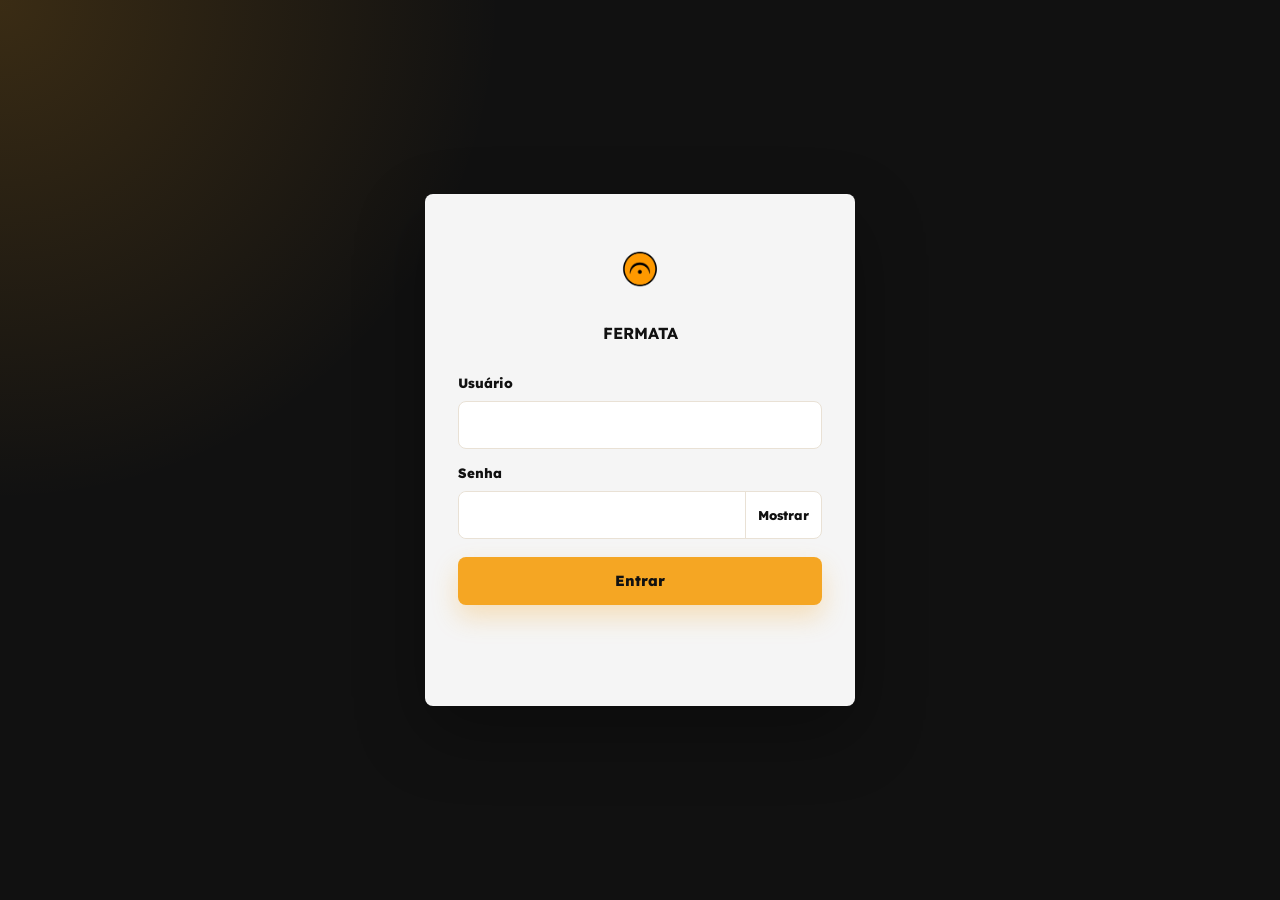
<file: admin.html>
﻿<!doctype html>
<html lang="pt-BR">
  <head>
    <meta charset="utf-8">
    <meta name="viewport" content="width=device-width, initial-scale=1">
    <meta name="robots" content="noindex,nofollow">
    <title>Painel | Escola Fermata</title>
    <link rel="preconnect" href="https://fonts.googleapis.com">
    <link rel="preconnect" href="https://fonts.gstatic.com" crossorigin>
    <link href="https://fonts.googleapis.com/css2?family=Lexend:wght@400;500;600;700;800;900&display=swap" rel="stylesheet">
    <link rel="stylesheet" href="assets/css/styles.css">
  </head>
  <body class="admin-body">
    <main class="admin-login-screen" data-admin-login>
      <form class="admin-login-card" data-login-form>
        <div class="admin-logo">
          <img src="assets/images/logo.png" alt="Escola Fermata">
          <strong>Fermata</strong>
        </div>
        <label for="admin-user">Usuário</label>
        <input id="admin-user" name="user" type="text" autocomplete="username" required>
        <label for="admin-pass">Senha</label>
        <div class="password-field">
          <input id="admin-pass" name="password" type="password" autocomplete="current-password" required>
          <button type="button" data-toggle-pass>Mostrar</button>
        </div>
        <button class="btn btn-primary" type="submit">Entrar</button>
        <p class="admin-error" data-login-error aria-live="polite"></p>
        <p class="admin-lock" data-lock-message aria-live="polite"></p>
      </form>
    </main>

    <main class="admin-panel" data-admin-panel hidden>
      <header class="admin-panel-header">
        <div class="admin-panel-brand">
          <img src="assets/images/logo.png" alt="Escola Fermata">
          <div>
            <strong>Painel Administrativo</strong>
            <span>Escola Fermata</span>
          </div>
        </div>
        <button class="btn btn-outline" type="button" data-logout>Sair</button>
      </header>

      <section class="admin-shell">
        <nav class="admin-tabs" aria-label="Abas do painel">
          <button class="is-active" type="button" data-admin-tab="products">Produtos</button>
          <button type="button" data-admin-tab="prices">Preços</button>
          <button type="button" data-admin-tab="links">Links</button>
          <button type="button" data-admin-tab="photos">Fotos</button>
          <button type="button" data-admin-tab="buyers">Compradores</button>
        </nav>

        <section class="admin-section" data-admin-section="products">
          <div class="admin-section-heading">
            <h1>Produtos</h1>
            <p>Edite nome, descrição e status dos materiais exibidos no site.</p>
          </div>
          <div class="admin-table-wrap">
            <table class="admin-table">
              <thead><tr><th>Nome</th><th>Descrição curta</th><th>Status</th><th></th></tr></thead>
              <tbody data-products-rows></tbody>
            </table>
          </div>
        </section>

        <section class="admin-section" data-admin-section="links" hidden>
          <div class="admin-section-heading">
            <h1>Links Gerais</h1>
            <p>Atualize os principais destinos usados nos botoes e rodapes do site.</p>
          </div>
          <div class="admin-table-wrap">
            <table class="admin-table">
              <thead><tr><th>Label</th><th>Link atual</th><th></th></tr></thead>
              <tbody data-links-rows></tbody>
            </table>
          </div>
        </section>

        <section class="admin-section" data-admin-section="prices" hidden>
          <div class="admin-section-heading">
            <h1>Preços</h1>
            <p>Controle preços originais e atuais dos produtos principais.</p>
          </div>
          <div class="admin-table-wrap">
            <table class="admin-table">
              <thead><tr><th>Produto</th><th>Preço original</th><th>Preço atual</th><th></th></tr></thead>
              <tbody data-prices-rows></tbody>
            </table>
          </div>
        </section>

        <section class="admin-section" data-admin-section="photos" hidden>
          <div class="admin-section-heading">
            <h1>Fotos</h1>
            <p>Substitua as imagens principais do site por fotos reais quando estiverem disponíveis.</p>
          </div>
          <div class="admin-table-wrap">
            <table class="admin-table admin-photos-table">
              <thead><tr><th>Página</th><th>Identificador</th><th>Descrição</th><th>URL atual</th><th>Preview</th><th></th></tr></thead>
              <tbody data-photos-rows></tbody>
            </table>
          </div>
        </section>

        <section class="admin-section" data-admin-section="buyers" hidden>
          <div class="admin-section-heading">
            <h1>Compradores</h1>
            <p>Consulte os cadastros salvos no Supabase e exporte a lista em CSV.</p>
          </div>
          <div class="admin-buyers-toolbar">
            <input type="search" data-buyers-search placeholder="Buscar por nome, e-mail ou produto">
            <select data-buyers-filter>
              <option value="">Todos os produtos</option>
            </select>
            <button class="btn btn-outline" type="button" data-buyers-refresh>Atualizar</button>
            <button class="btn btn-primary" type="button" data-buyers-export>Exportar CSV</button>
          </div>
          <p class="admin-error" data-buyers-message aria-live="polite"></p>
          <div class="admin-table-wrap">
            <table class="admin-table">
              <thead><tr><th>Nome</th><th>Email</th><th>Produto</th><th>Data</th></tr></thead>
              <tbody data-buyers-rows></tbody>
            </table>
          </div>
        </section>
      </section>
    </main>

    <div class="admin-toast" data-toast role="status" aria-live="polite"></div>
    <script src="admin-data.js"></script>
    <script src="admin-photos.js"></script>
    <script src="admin.js"></script>
  </body>
</html>
</file>
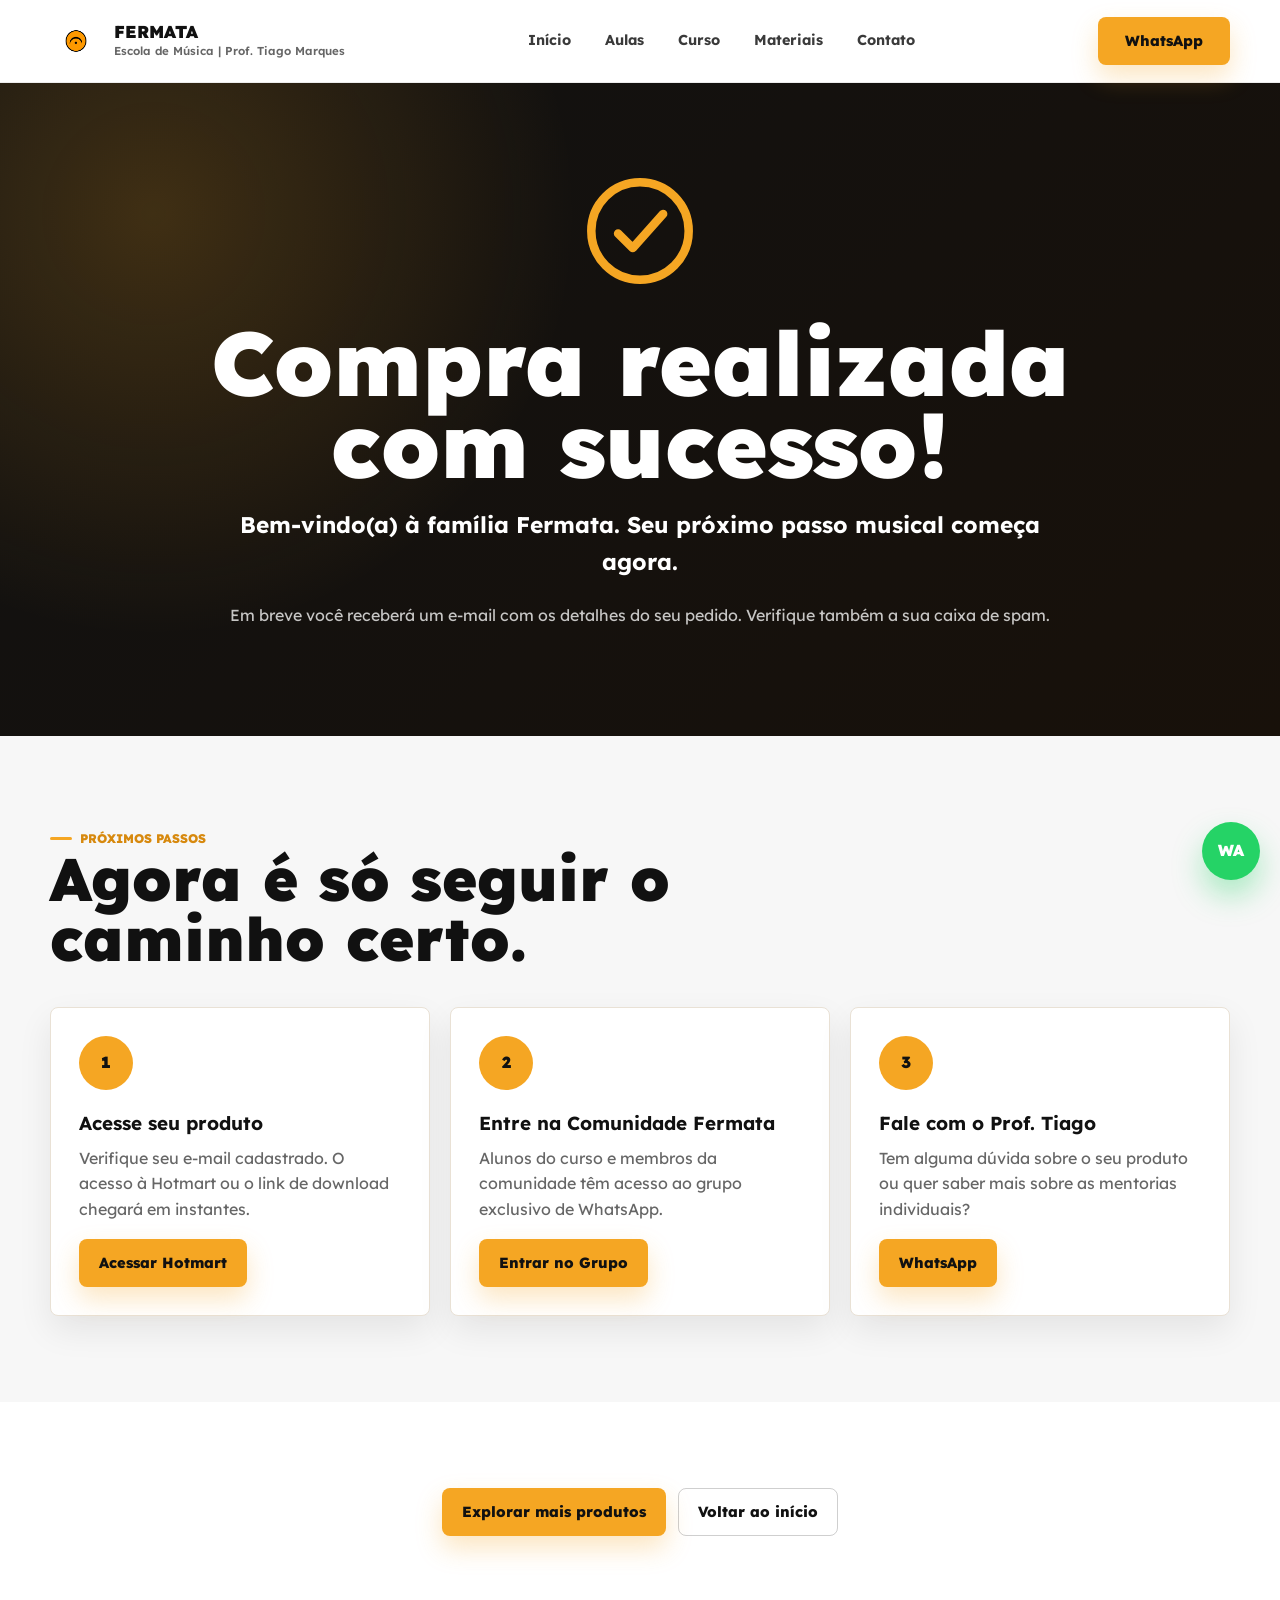
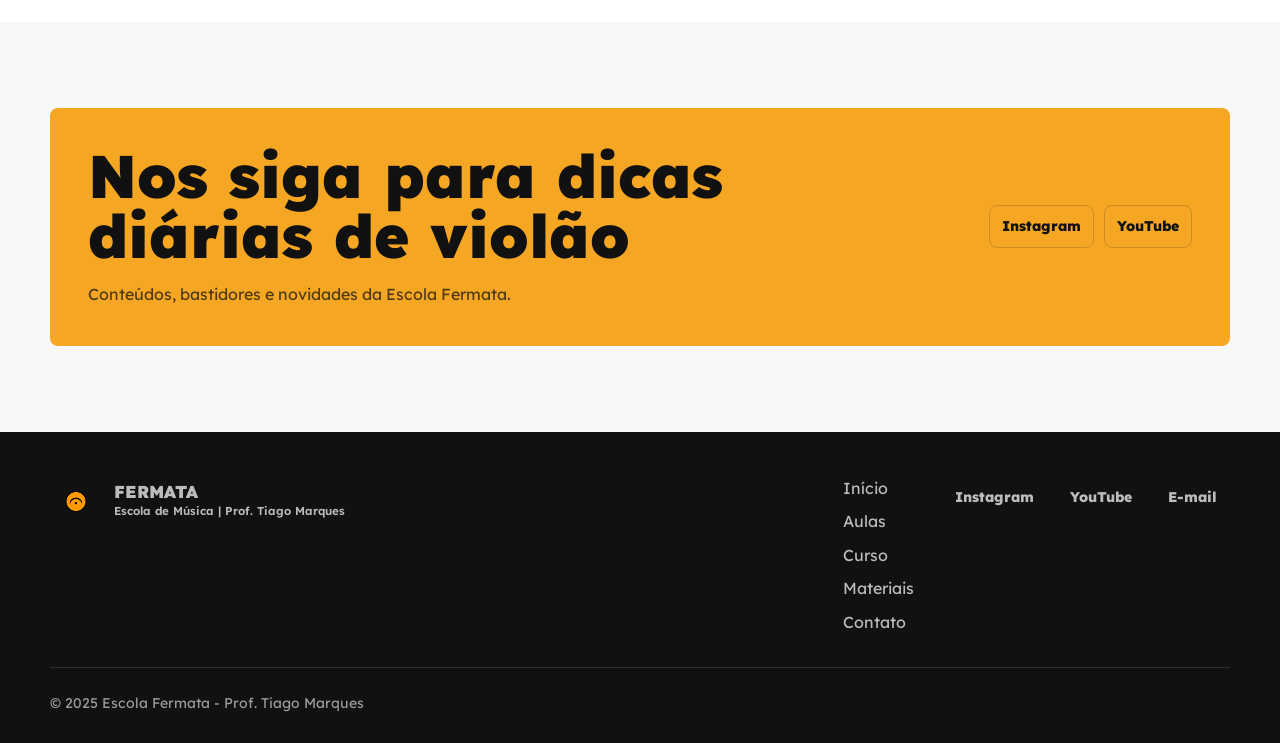
<file: obrigado.html>
﻿<!doctype html>
<html lang="pt-BR">
  <head>
    <meta charset="utf-8">
    <meta name="viewport" content="width=device-width, initial-scale=1">
    <meta name="description" content="Compra realizada com sucesso na Escola Fermata. Veja os próximos passos para acessar seu produto.">
    <title>Obrigado | Escola Fermata</title>
    <link rel="preconnect" href="https://fonts.googleapis.com">
    <link rel="preconnect" href="https://fonts.gstatic.com" crossorigin>
    <link href="https://fonts.googleapis.com/css2?family=Lexend:wght@400;500;600;700;800;900&display=swap" rel="stylesheet">
    <link rel="stylesheet" href="assets/css/styles.css">
  </head>
  <body>
    <a class="skip-link" href="#conteudo">Pular para o conteúdo</a>
    <header class="site-header">
      <div class="container nav-shell">
        <a class="brand" href="/" aria-label="Escola Fermata, página inicial">
          <img src="assets/images/logo.png" alt="Logo Escola Fermata" class="brand-logo-img" style="width: 52px; height: 52px; object-fit: contain;">
          <span class="brand-copy">
            <span class="brand-name">Fermata</span>
            <span class="brand-subtitle">Escola de Música | Prof. Tiago Marques</span>
          </span>
        </a>
        <nav class="site-nav" aria-label="Navegação principal">
          <a href="/">Início</a>
          <a href="/aulas">Aulas</a>
          <a href="/curso">Curso</a>
          <a href="/materiais">Materiais</a>
          <a href="/contato">Contato</a>
        </nav>
        <a class="btn btn-primary header-cta" href="https://wa.me/5551983178582" data-link="whatsapp" target="_blank" rel="noopener">WhatsApp</a>
        <button class="nav-toggle" type="button" aria-label="Abrir menu" aria-expanded="false"><span></span><span></span><span></span></button>
      </div>
    </header>

    <main id="conteudo">
      <section class="thankyou-hero section-dark">
        <div class="container thankyou-wrap reveal">
          <svg class="checkmark" viewBox="0 0 92 92" aria-hidden="true">
            <circle cx="46" cy="46" r="40"></circle>
            <path d="M28 48l12 12 25-28"></path>
          </svg>
          <h1>Compra realizada com sucesso!</h1>
          <p class="thankyou-lead">Bem-vindo(a) à família Fermata. Seu próximo passo musical começa agora.</p>
          <p>Em breve você receberá um e-mail com os detalhes do seu pedido. Verifique também a sua caixa de spam.</p>
        </div>
      </section>

      <section class="section section-soft">
        <div class="container">
          <div class="section-heading reveal">
            <span class="section-kicker">Próximos passos</span>
            <h2>Agora é só seguir o caminho certo.</h2>
          </div>
          <div class="next-steps-grid">
            <article class="next-step-card reveal">
              <span class="next-step-icon" aria-hidden="true">1</span>
              <h3>Acesse seu produto</h3>
              <p>Verifique seu e-mail cadastrado. O acesso à Hotmart ou o link de download chegará em instantes.</p>
              <a class="btn btn-primary" href="https://go.hotmart.com/Y102299117M" data-link="hotmart" target="_blank" rel="noopener">Acessar Hotmart</a>
            </article>
            <article class="next-step-card reveal">
              <span class="next-step-icon" aria-hidden="true">2</span>
              <h3>Entre na Comunidade Fermata</h3>
              <p>Alunos do curso e membros da comunidade têm acesso ao grupo exclusivo de WhatsApp.</p>
              <a class="btn btn-primary" href="https://chat.whatsapp.com/HbzTYi3PQAmCL6zVW01rT6" data-link="postPurchaseGroup" target="_blank" rel="noopener">Entrar no Grupo</a>
            </article>
            <article class="next-step-card reveal">
              <span class="next-step-icon" aria-hidden="true">3</span>
              <h3>Fale com o Prof. Tiago</h3>
              <p>Tem alguma dúvida sobre o seu produto ou quer saber mais sobre as mentorias individuais?</p>
              <a class="btn btn-primary" href="https://wa.me/5551983178582" data-link="whatsapp" target="_blank" rel="noopener">WhatsApp</a>
            </article>
          </div>
        </div>
      </section>

      <section class="section">
        <div class="container thankyou-actions reveal">
          <a class="btn btn-primary" href="/materiais">Explorar mais produtos</a>
          <a class="btn btn-outline" href="/">Voltar ao início</a>
        </div>
      </section>

      <section class="section section-soft">
        <div class="container quick-contact reveal">
          <div>
            <h2>Nos siga para dicas diárias de violão</h2>
            <p>Conteúdos, bastidores e novidades da Escola Fermata.</p>
          </div>
          <div class="social-links">
            <a href="https://www.instagram.com/tiagodeviolao/" data-link="instagram" target="_blank" rel="noopener">Instagram</a>
            <a href="https://www.youtube.com/@tiagodeviolao" data-link="youtube" target="_blank" rel="noopener">YouTube</a>
          </div>
        </div>
      </section>
    </main>

    <footer class="site-footer">
      <div class="container footer-grid">
        <a class="brand" href="/" aria-label="Escola Fermata, página inicial">
          <img src="assets/images/logo.png" alt="Logo Escola Fermata" class="brand-logo-img" style="width: 52px; height: 52px; object-fit: contain;">
          <span class="brand-copy"><span class="brand-name">Fermata</span><span class="brand-subtitle">Escola de Música | Prof. Tiago Marques</span></span>
        </a>
        <nav class="footer-links" aria-label="Links rápidos"><a href="/">Início</a><a href="/aulas">Aulas</a><a href="/curso">Curso</a><a href="/materiais">Materiais</a><a href="/contato">Contato</a></nav>
        <div class="social-links"><a href="https://www.instagram.com/tiagodeviolao/" data-link="instagram" target="_blank" rel="noopener">Instagram</a><a href="https://www.youtube.com/@tiagodeviolao" data-link="youtube" target="_blank" rel="noopener">YouTube</a><a href="mailto:tiago.intermarques@gmail.com" data-link="email">E-mail</a></div>
      </div>
      <div class="container footer-bottom">© 2025 Escola Fermata - Prof. Tiago Marques</div>
    </footer>
    <a class="whatsapp-float" href="https://wa.me/5551983178582" data-link="whatsapp" target="_blank" rel="noopener" aria-label="Abrir WhatsApp">WA</a>
    <script src="admin-data.js"></script>
    <script src="admin-photos.js"></script>
    <script src="assets/js/main.js"></script>
  </body>
</html>
</file>
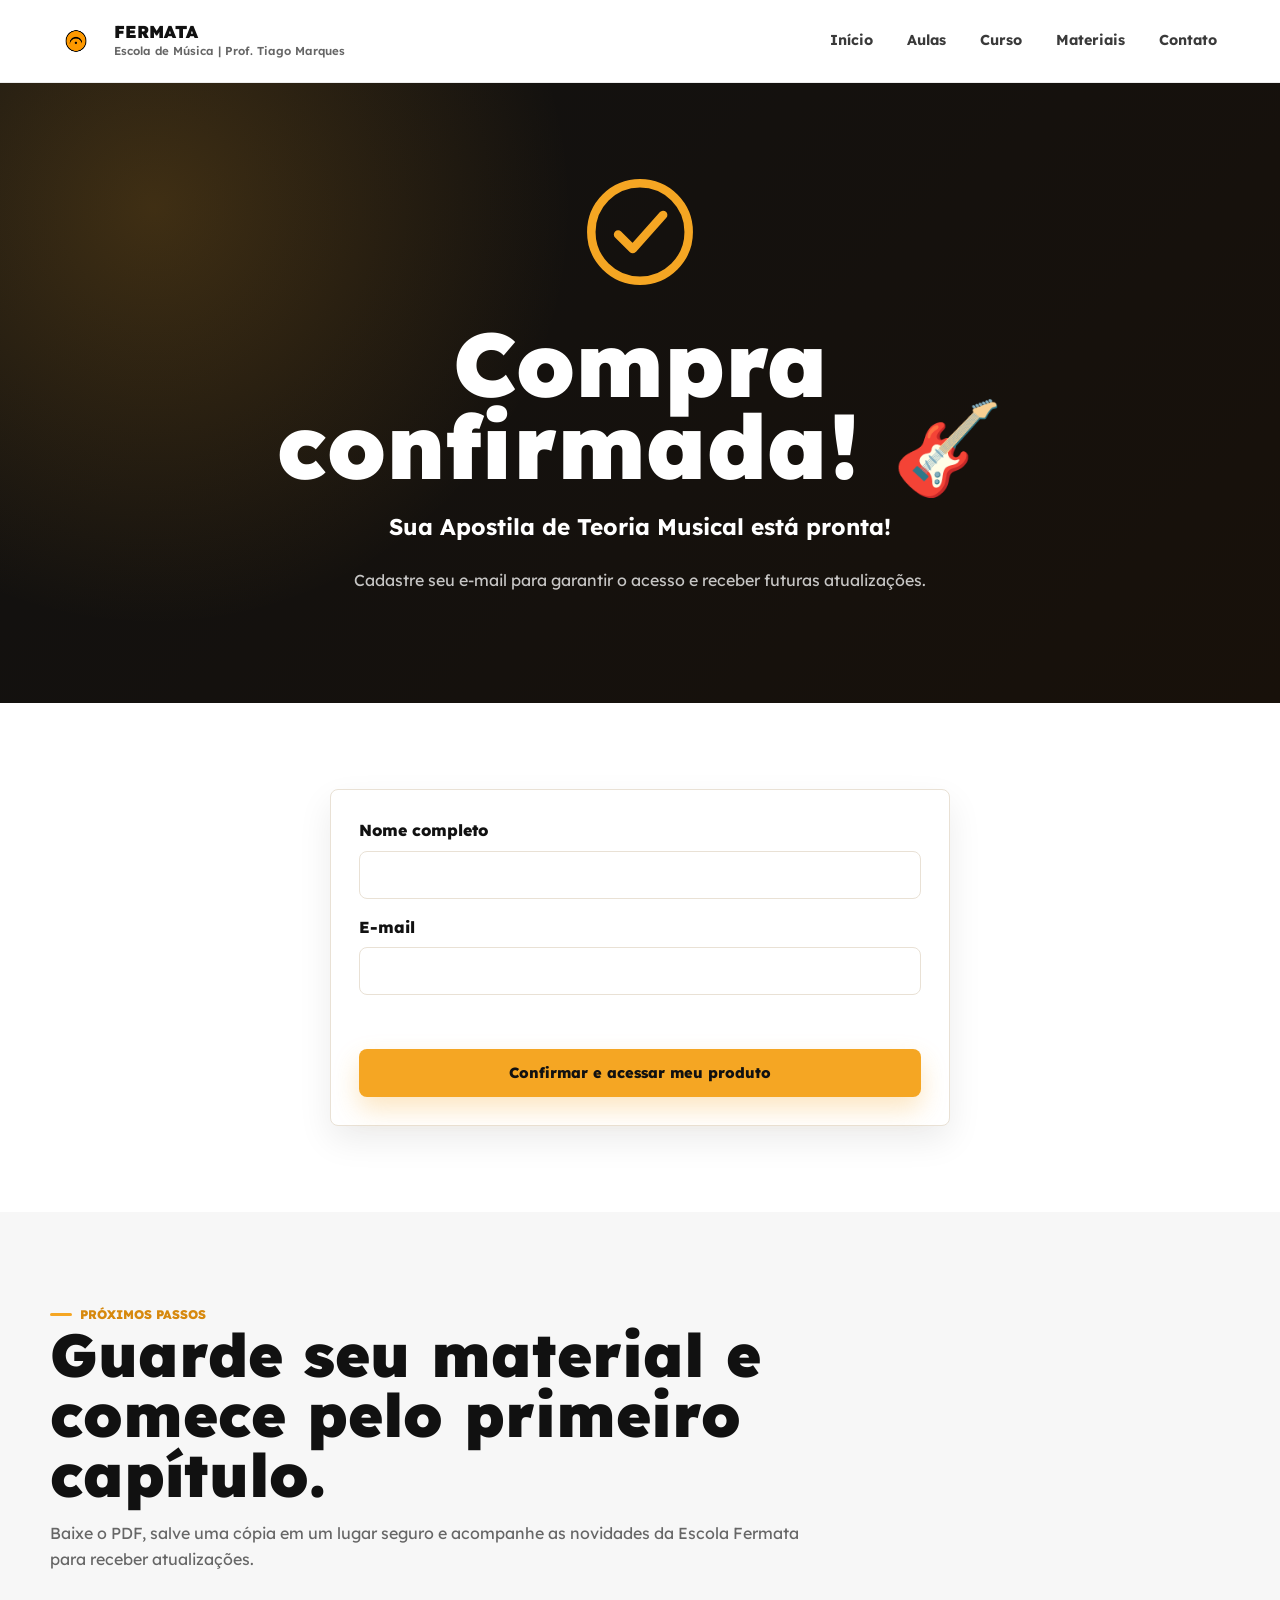
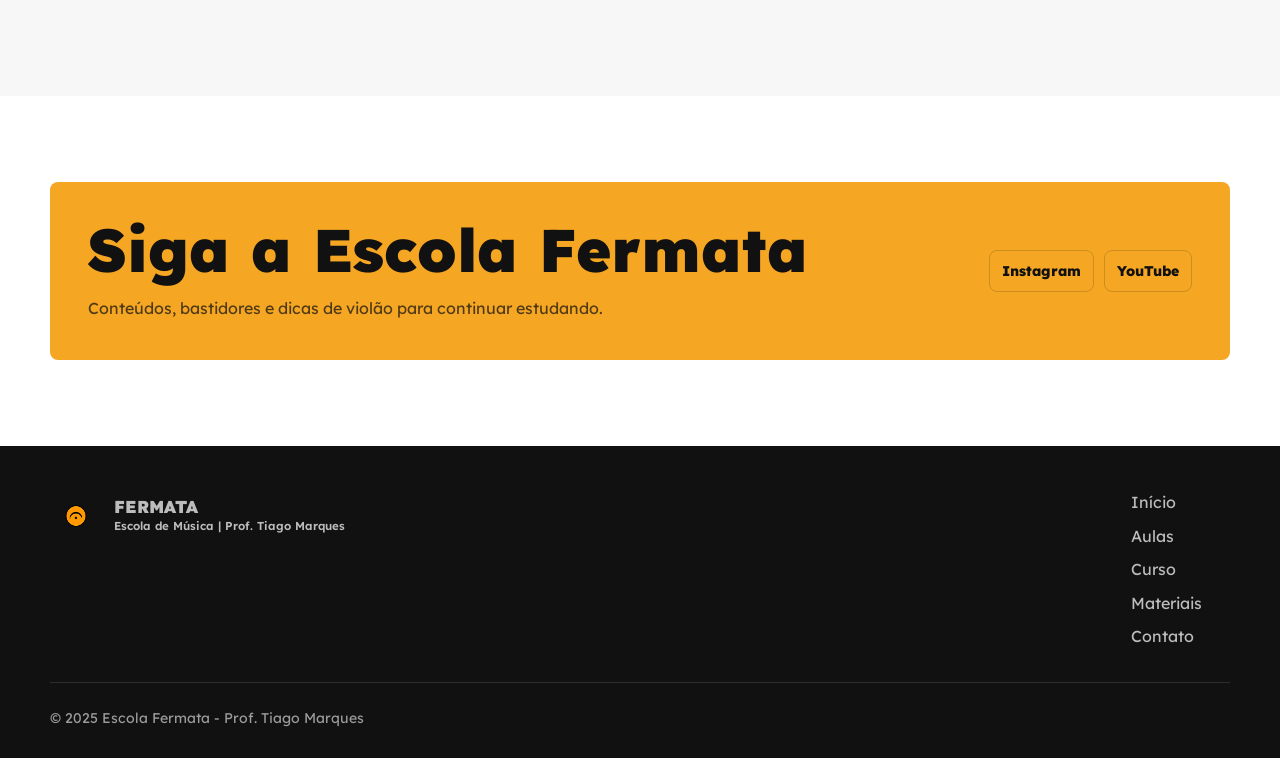
<file: sucesso-apostila1.html>
﻿<!doctype html>
<html lang="pt-BR">
  <head>
    <meta charset="utf-8">
    <meta name="viewport" content="width=device-width, initial-scale=1">
    <meta name="robots" content="noindex, nofollow">
    <title>Compra Confirmada | Apostila 1</title>
    <link rel="preconnect" href="https://fonts.googleapis.com">
    <link rel="preconnect" href="https://fonts.gstatic.com" crossorigin>
    <link href="https://fonts.googleapis.com/css2?family=Lexend:wght@400;500;600;700;800;900&display=swap" rel="stylesheet">
    <link rel="stylesheet" href="assets/css/styles.css">
  </head>
  <body>
    <header class="site-header"><div class="container nav-shell"><a class="brand" href="/" aria-label="Escola Fermata, página inicial"><img src="assets/images/logo.png" alt="Logo Escola Fermata" class="brand-logo-img" style="width: 52px; height: 52px; object-fit: contain;"><span class="brand-copy"><span class="brand-name">Fermata</span><span class="brand-subtitle">Escola de Música | Prof. Tiago Marques</span></span></a><nav class="site-nav" aria-label="Navegação principal"><a href="/">Início</a><a href="/aulas">Aulas</a><a href="/curso">Curso</a><a href="/materiais">Materiais</a><a href="/contato">Contato</a></nav><button class="nav-toggle" type="button" aria-label="Abrir menu" aria-expanded="false"><span></span><span></span><span></span></button></div></header>
    <main id="conteudo">
      <section class="thankyou-hero section-dark"><div class="container thankyou-wrap reveal"><svg class="checkmark" viewBox="0 0 92 92" aria-hidden="true"><circle cx="46" cy="46" r="40"></circle><path d="M28 48l12 12 25-28"></path></svg><h1>Compra confirmada! 🎸</h1><p class="thankyou-lead">Sua Apostila de Teoria Musical está pronta!</p><p>Cadastre seu e-mail para garantir o acesso e receber futuras atualizações.</p></div></section>
      <section class="section"><div class="container"><form class="success-form reveal" data-success-form data-product-name="Apostila 1: Teoria Musical Aplicada" data-file-path="teoria-musical-aplicada.pdf" novalidate><label>Nome completo<input name="nome" type="text" autocomplete="name" required minlength="3"></label><label>E-mail<input name="email" type="email" autocomplete="email" required></label><p class="form-message" data-form-message aria-live="polite"></p><button class="btn btn-primary" type="submit">Confirmar e acessar meu produto</button><div class="success-access" aria-live="polite"><a href="#" class="btn btn-dark" data-download-link target="_blank" rel="noopener" download>⬇ Baixar Apostila 1 – Teoria Musical</a></div></form></div></section>
      <section class="section section-soft"><div class="container"><div class="section-heading reveal"><span class="section-kicker">Próximos passos</span><h2>Guarde seu material e comece pelo primeiro capítulo.</h2><p>Baixe o PDF, salve uma cópia em um lugar seguro e acompanhe as novidades da Escola Fermata para receber atualizações.</p></div></div></section>
      <section class="section"><div class="container quick-contact reveal"><div><h2>Siga a Escola Fermata</h2><p>Conteúdos, bastidores e dicas de violão para continuar estudando.</p></div><div class="social-links"><a href="https://www.instagram.com/tiagodeviolao/" data-link="instagram" target="_blank" rel="noopener">Instagram</a><a href="https://www.youtube.com/@tiagodeviolao" data-link="youtube" target="_blank" rel="noopener">YouTube</a></div></div></section>
    </main>
    <footer class="site-footer"><div class="container footer-grid"><a class="brand" href="/" aria-label="Escola Fermata, página inicial"><img src="assets/images/logo.png" alt="Logo Escola Fermata" class="brand-logo-img" style="width: 52px; height: 52px; object-fit: contain;"><span class="brand-copy"><span class="brand-name">Fermata</span><span class="brand-subtitle">Escola de Música | Prof. Tiago Marques</span></span></a><nav class="footer-links" aria-label="Links rápidos"><a href="/">Início</a><a href="/aulas">Aulas</a><a href="/curso">Curso</a><a href="/materiais">Materiais</a><a href="/contato">Contato</a></nav></div><div class="container footer-bottom">© 2025 Escola Fermata - Prof. Tiago Marques</div></footer>
    <script src="js/supabase-client.js"></script><script src="admin-data.js"></script><script src="admin-photos.js"></script><script src="assets/js/main.js"></script><script src="assets/js/success.js"></script>
  </body>
</html>
</file>
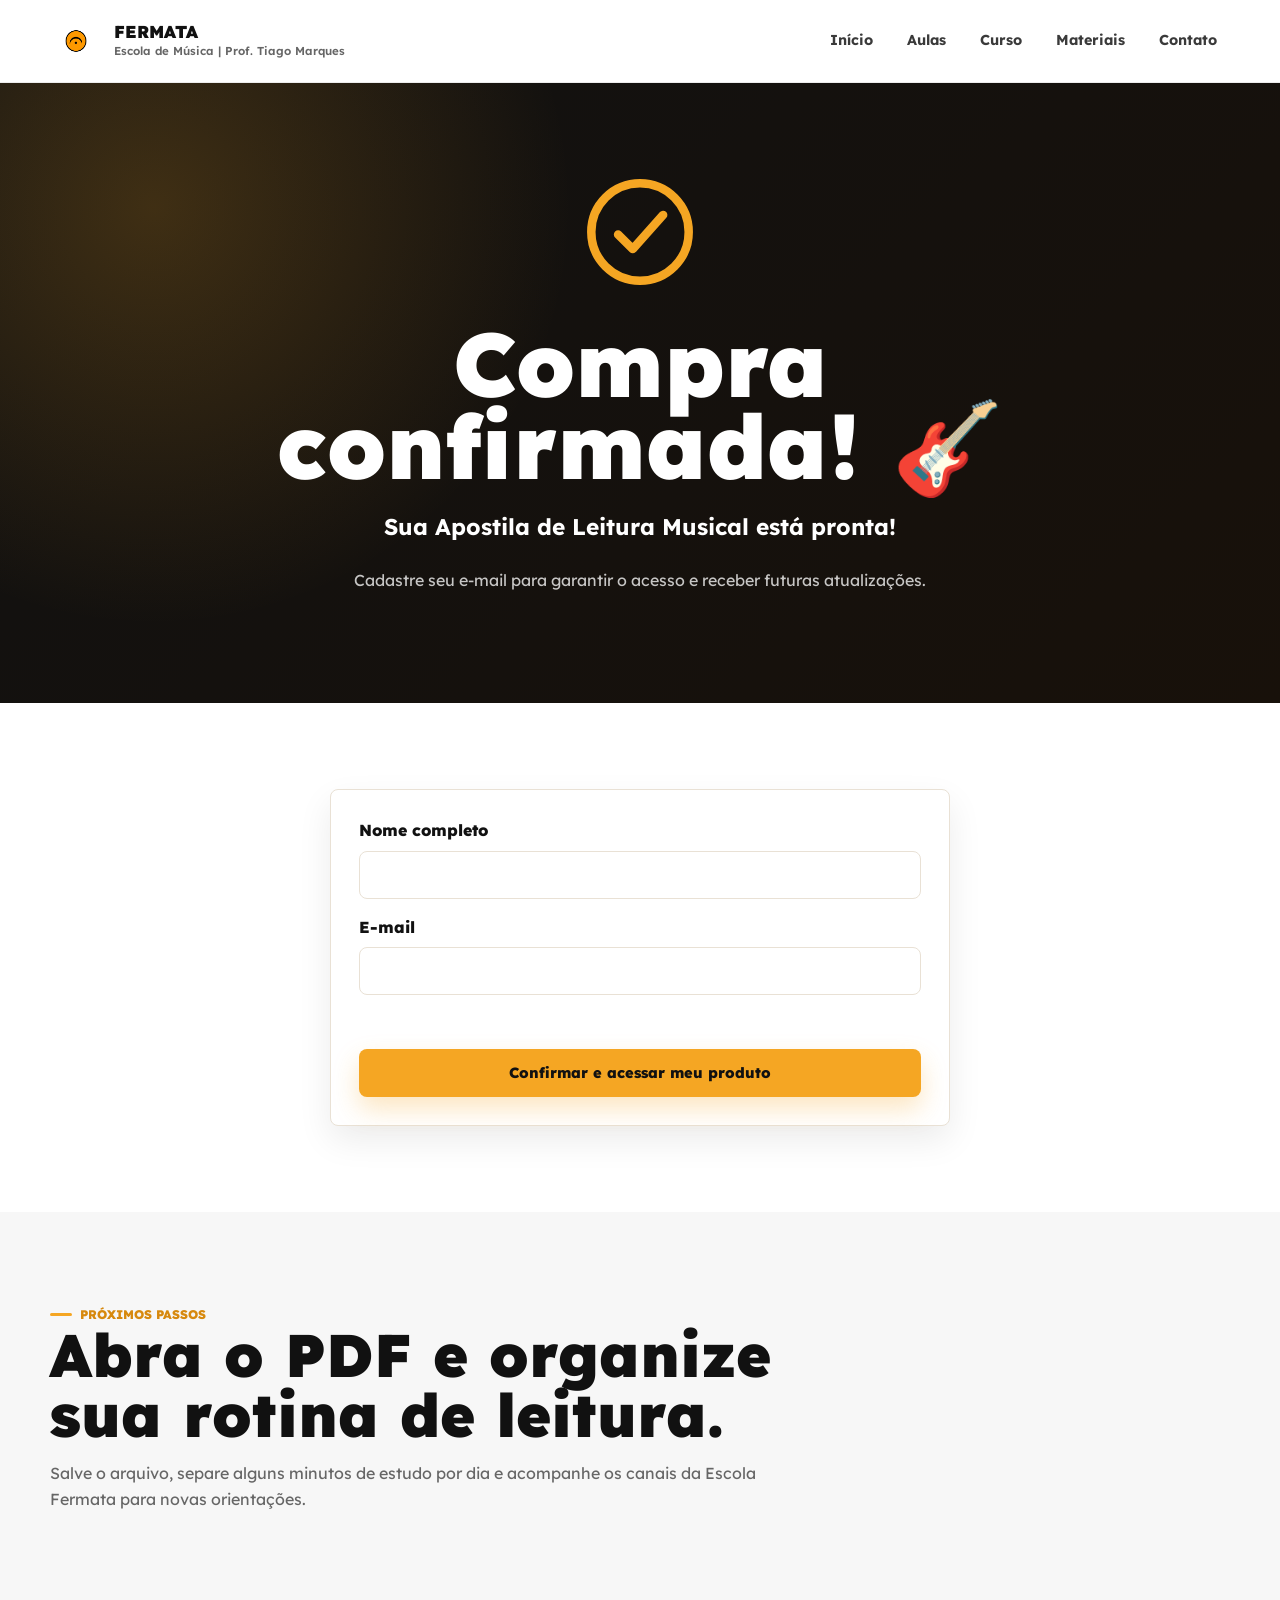
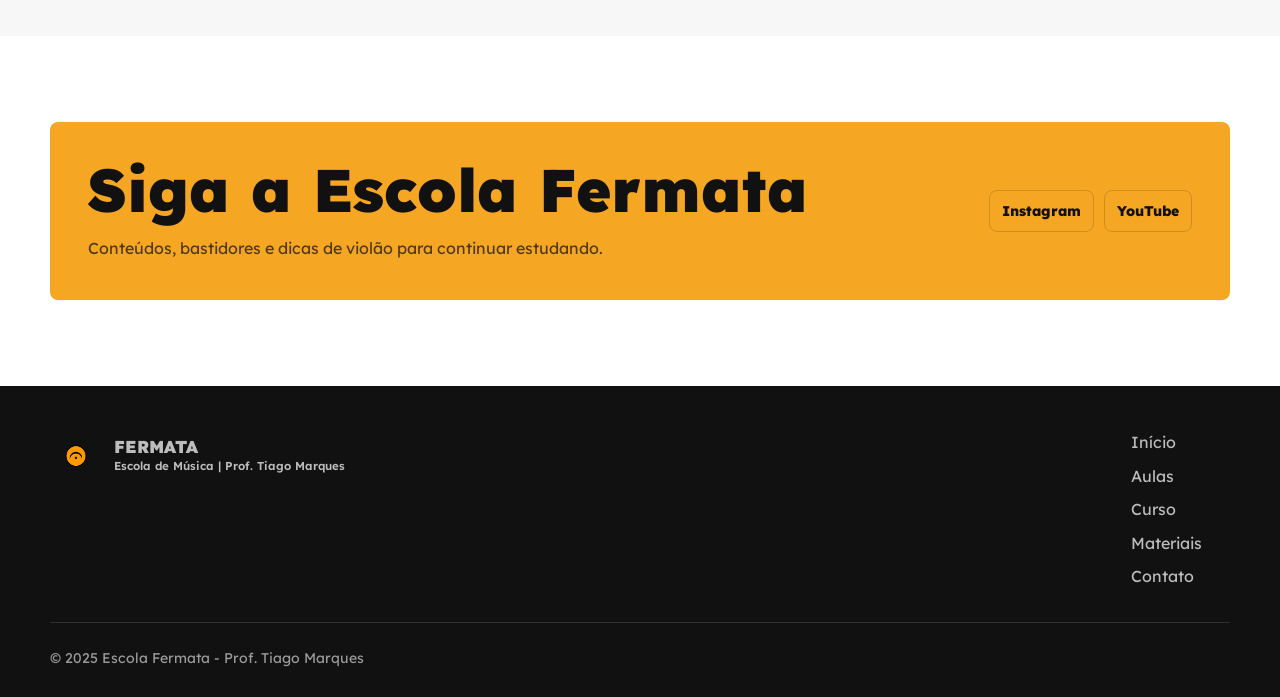
<file: sucesso-apostila2.html>
﻿<!doctype html>
<html lang="pt-BR">
  <head><meta charset="utf-8"><meta name="viewport" content="width=device-width, initial-scale=1"><meta name="robots" content="noindex, nofollow"><title>Compra Confirmada | Apostila 2</title><link rel="preconnect" href="https://fonts.googleapis.com"><link rel="preconnect" href="https://fonts.gstatic.com" crossorigin><link href="https://fonts.googleapis.com/css2?family=Lexend:wght@400;500;600;700;800;900&display=swap" rel="stylesheet"><link rel="stylesheet" href="assets/css/styles.css"></head>
  <body>
    <header class="site-header"><div class="container nav-shell"><a class="brand" href="/" aria-label="Escola Fermata, página inicial"><img src="assets/images/logo.png" alt="Logo Escola Fermata" class="brand-logo-img" style="width: 52px; height: 52px; object-fit: contain;"><span class="brand-copy"><span class="brand-name">Fermata</span><span class="brand-subtitle">Escola de Música | Prof. Tiago Marques</span></span></a><nav class="site-nav" aria-label="Navegação principal"><a href="/">Início</a><a href="/aulas">Aulas</a><a href="/curso">Curso</a><a href="/materiais">Materiais</a><a href="/contato">Contato</a></nav><button class="nav-toggle" type="button" aria-label="Abrir menu" aria-expanded="false"><span></span><span></span><span></span></button></div></header>
    <main id="conteudo"><section class="thankyou-hero section-dark"><div class="container thankyou-wrap reveal"><svg class="checkmark" viewBox="0 0 92 92" aria-hidden="true"><circle cx="46" cy="46" r="40"></circle><path d="M28 48l12 12 25-28"></path></svg><h1>Compra confirmada! 🎸</h1><p class="thankyou-lead">Sua Apostila de Leitura Musical está pronta!</p><p>Cadastre seu e-mail para garantir o acesso e receber futuras atualizações.</p></div></section><section class="section"><div class="container"><form class="success-form reveal" data-success-form data-product-name="Apostila 2: Métodos de Leitura Musical para Violão" data-file-path="leitura-musical-violao.pdf" novalidate><label>Nome completo<input name="nome" type="text" autocomplete="name" required minlength="3"></label><label>E-mail<input name="email" type="email" autocomplete="email" required></label><p class="form-message" data-form-message aria-live="polite"></p><button class="btn btn-primary" type="submit">Confirmar e acessar meu produto</button><div class="success-access" aria-live="polite"><a href="#" class="btn btn-dark" data-download-link target="_blank" rel="noopener" download>⬇ Baixar Apostila 2 – Leitura Musical</a></div></form></div></section><section class="section section-soft"><div class="container"><div class="section-heading reveal"><span class="section-kicker">Próximos passos</span><h2>Abra o PDF e organize sua rotina de leitura.</h2><p>Salve o arquivo, separe alguns minutos de estudo por dia e acompanhe os canais da Escola Fermata para novas orientações.</p></div></div></section><section class="section"><div class="container quick-contact reveal"><div><h2>Siga a Escola Fermata</h2><p>Conteúdos, bastidores e dicas de violão para continuar estudando.</p></div><div class="social-links"><a href="https://www.instagram.com/tiagodeviolao/" data-link="instagram" target="_blank" rel="noopener">Instagram</a><a href="https://www.youtube.com/@tiagodeviolao" data-link="youtube" target="_blank" rel="noopener">YouTube</a></div></div></section></main>
    <footer class="site-footer"><div class="container footer-grid"><a class="brand" href="/" aria-label="Escola Fermata, página inicial"><img src="assets/images/logo.png" alt="Logo Escola Fermata" class="brand-logo-img" style="width: 52px; height: 52px; object-fit: contain;"><span class="brand-copy"><span class="brand-name">Fermata</span><span class="brand-subtitle">Escola de Música | Prof. Tiago Marques</span></span></a><nav class="footer-links" aria-label="Links rápidos"><a href="/">Início</a><a href="/aulas">Aulas</a><a href="/curso">Curso</a><a href="/materiais">Materiais</a><a href="/contato">Contato</a></nav></div><div class="container footer-bottom">© 2025 Escola Fermata - Prof. Tiago Marques</div></footer>
    <script src="js/supabase-client.js"></script><script src="admin-data.js"></script><script src="admin-photos.js"></script><script src="assets/js/main.js"></script><script src="assets/js/success.js"></script>
  </body>
</html>
</file>
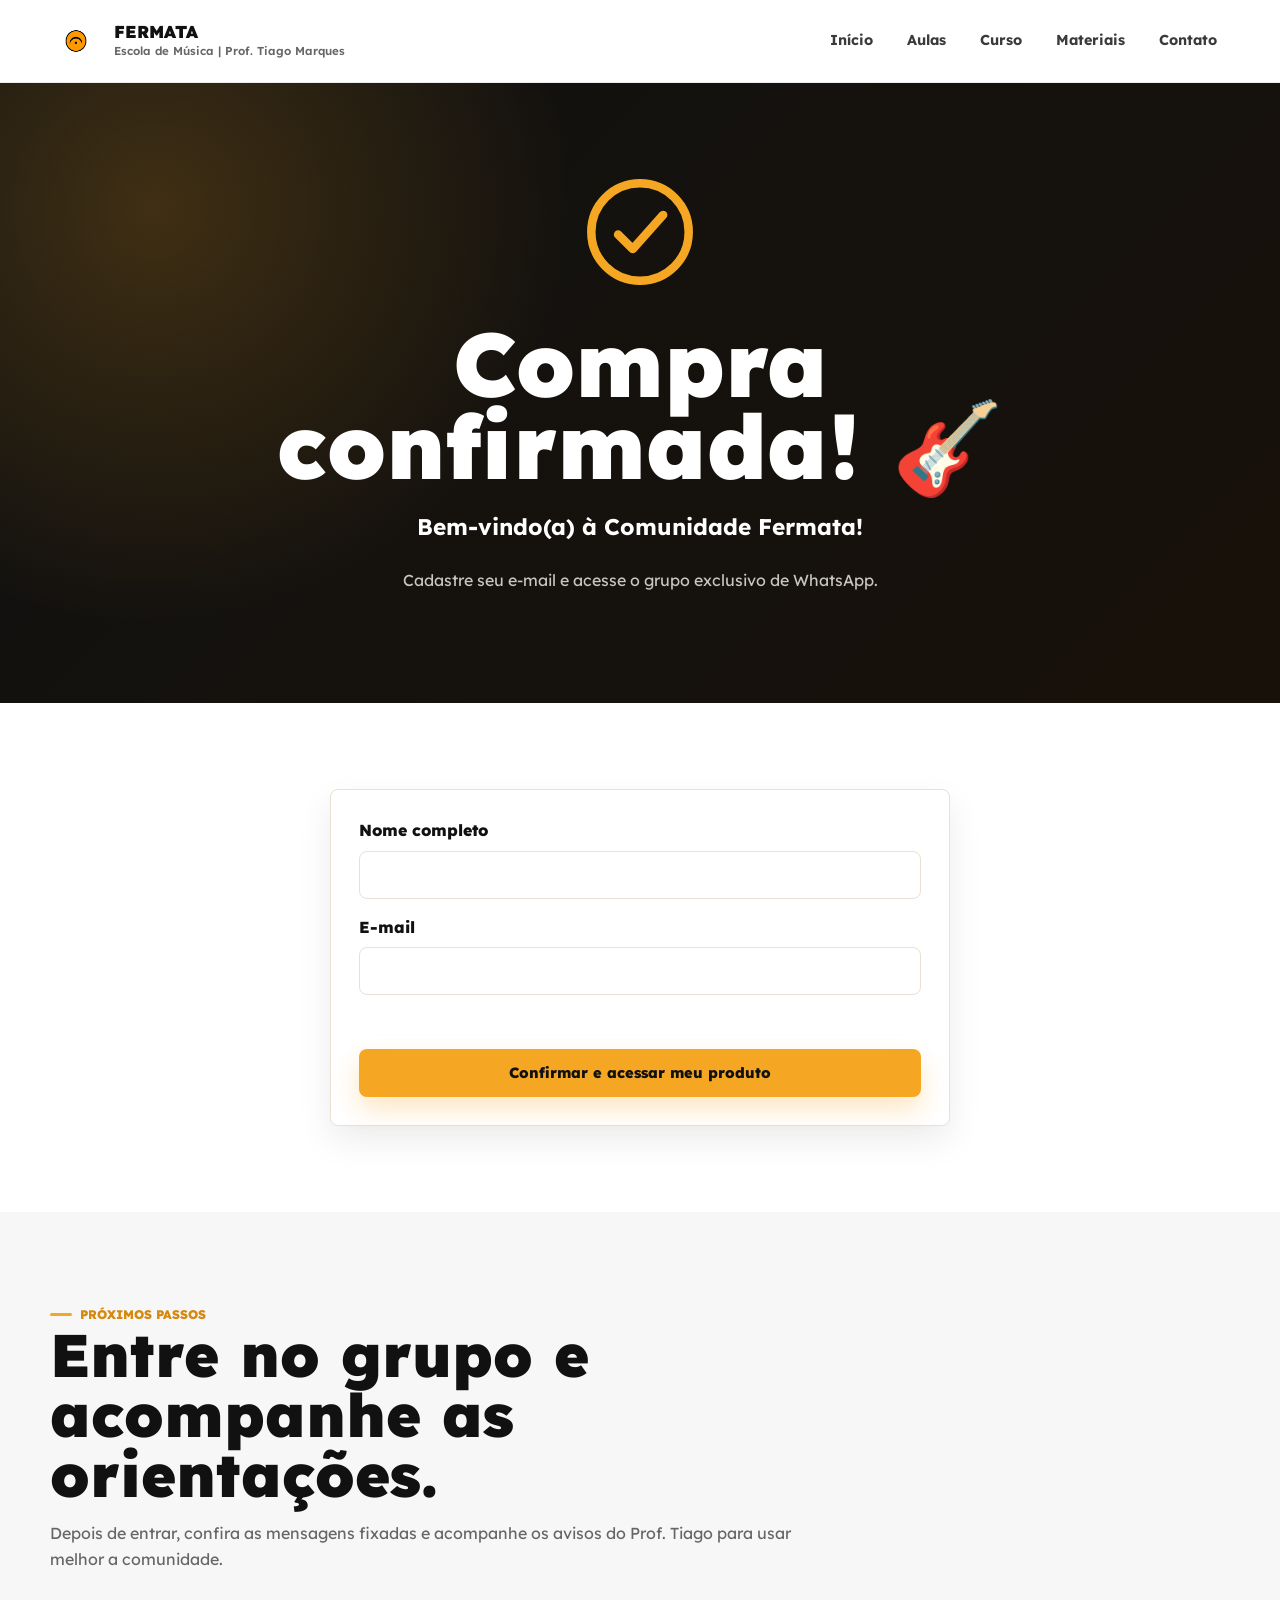
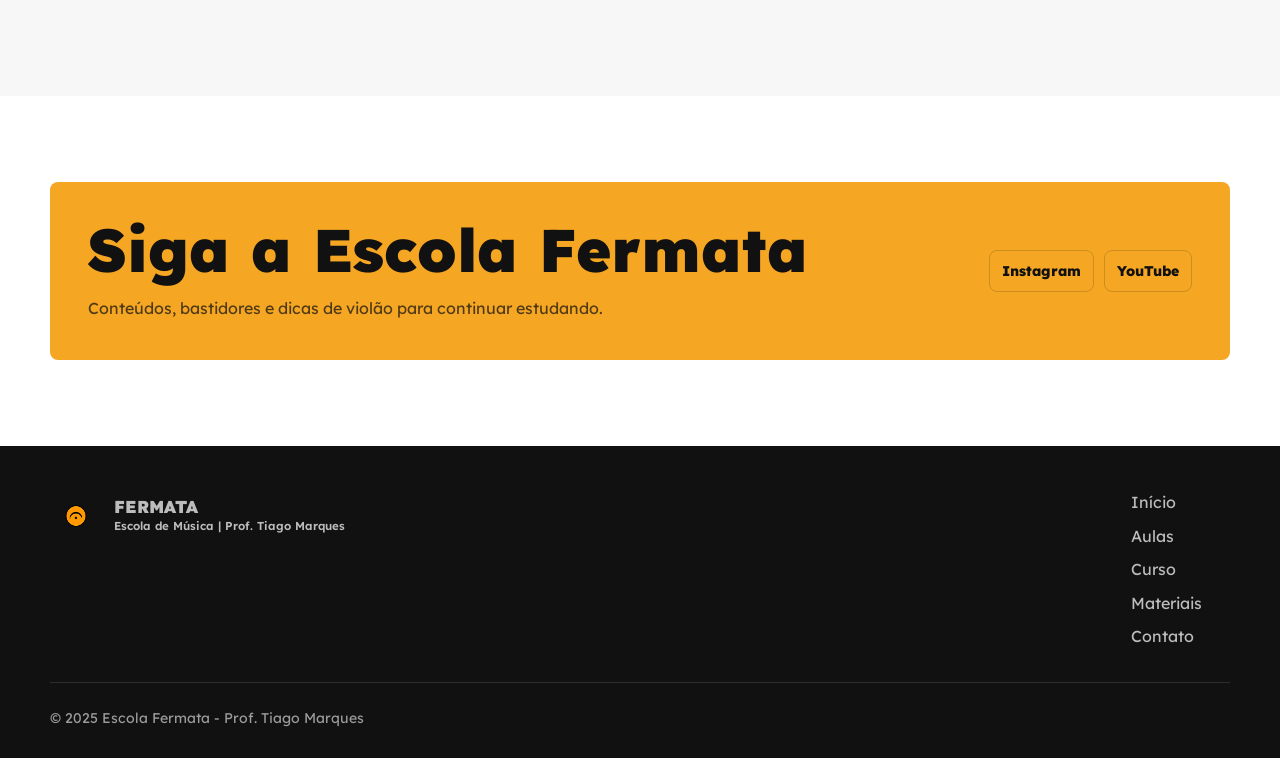
<file: sucesso-comunidade.html>
﻿<!doctype html>
<html lang="pt-BR">
  <head><meta charset="utf-8"><meta name="viewport" content="width=device-width, initial-scale=1"><meta name="robots" content="noindex, nofollow"><title>Compra Confirmada | Comunidade Fermata</title><link rel="preconnect" href="https://fonts.googleapis.com"><link rel="preconnect" href="https://fonts.gstatic.com" crossorigin><link href="https://fonts.googleapis.com/css2?family=Lexend:wght@400;500;600;700;800;900&display=swap" rel="stylesheet"><link rel="stylesheet" href="assets/css/styles.css"></head>
  <body>
    <header class="site-header"><div class="container nav-shell"><a class="brand" href="/" aria-label="Escola Fermata, página inicial"><img src="assets/images/logo.png" alt="Logo Escola Fermata" class="brand-logo-img" style="width: 52px; height: 52px; object-fit: contain;"><span class="brand-copy"><span class="brand-name">Fermata</span><span class="brand-subtitle">Escola de Música | Prof. Tiago Marques</span></span></a><nav class="site-nav" aria-label="Navegação principal"><a href="/">Início</a><a href="/aulas">Aulas</a><a href="/curso">Curso</a><a href="/materiais">Materiais</a><a href="/contato">Contato</a></nav><button class="nav-toggle" type="button" aria-label="Abrir menu" aria-expanded="false"><span></span><span></span><span></span></button></div></header>
    <main id="conteudo"><section class="thankyou-hero section-dark"><div class="container thankyou-wrap reveal"><svg class="checkmark" viewBox="0 0 92 92" aria-hidden="true"><circle cx="46" cy="46" r="40"></circle><path d="M28 48l12 12 25-28"></path></svg><h1>Compra confirmada! 🎸</h1><p class="thankyou-lead">Bem-vindo(a) à Comunidade Fermata!</p><p>Cadastre seu e-mail e acesse o grupo exclusivo de WhatsApp.</p></div></section><section class="section"><div class="container"><form class="success-form reveal" data-success-form data-product-name="Comunidade Fermata" novalidate><label>Nome completo<input name="nome" type="text" autocomplete="name" required minlength="3"></label><label>E-mail<input name="email" type="email" autocomplete="email" required></label><p class="form-message" data-form-message aria-live="polite"></p><button class="btn btn-primary" type="submit">Confirmar e acessar meu produto</button><div class="success-access" aria-live="polite"><a href="https://chat.whatsapp.com/HbzTYi3PQAmCL6zVW01rT6" class="btn btn-dark" data-link="postPurchaseGroup" target="_blank" rel="noopener">💬 Entrar na Comunidade Fermata</a></div></form></div></section><section class="section section-soft"><div class="container"><div class="section-heading reveal"><span class="section-kicker">Próximos passos</span><h2>Entre no grupo e acompanhe as orientações.</h2><p>Depois de entrar, confira as mensagens fixadas e acompanhe os avisos do Prof. Tiago para usar melhor a comunidade.</p></div></div></section><section class="section"><div class="container quick-contact reveal"><div><h2>Siga a Escola Fermata</h2><p>Conteúdos, bastidores e dicas de violão para continuar estudando.</p></div><div class="social-links"><a href="https://www.instagram.com/tiagodeviolao/" data-link="instagram" target="_blank" rel="noopener">Instagram</a><a href="https://www.youtube.com/@tiagodeviolao" data-link="youtube" target="_blank" rel="noopener">YouTube</a></div></div></section></main>
    <footer class="site-footer"><div class="container footer-grid"><a class="brand" href="/" aria-label="Escola Fermata, página inicial"><img src="assets/images/logo.png" alt="Logo Escola Fermata" class="brand-logo-img" style="width: 52px; height: 52px; object-fit: contain;"><span class="brand-copy"><span class="brand-name">Fermata</span><span class="brand-subtitle">Escola de Música | Prof. Tiago Marques</span></span></a><nav class="footer-links" aria-label="Links rápidos"><a href="/">Início</a><a href="/aulas">Aulas</a><a href="/curso">Curso</a><a href="/materiais">Materiais</a><a href="/contato">Contato</a></nav></div><div class="container footer-bottom">© 2025 Escola Fermata - Prof. Tiago Marques</div></footer>
    <script src="js/supabase-client.js"></script><script src="admin-data.js"></script><script src="admin-photos.js"></script><script src="assets/js/main.js"></script><script src="assets/js/success.js"></script>
  </body>
</html>
</file>
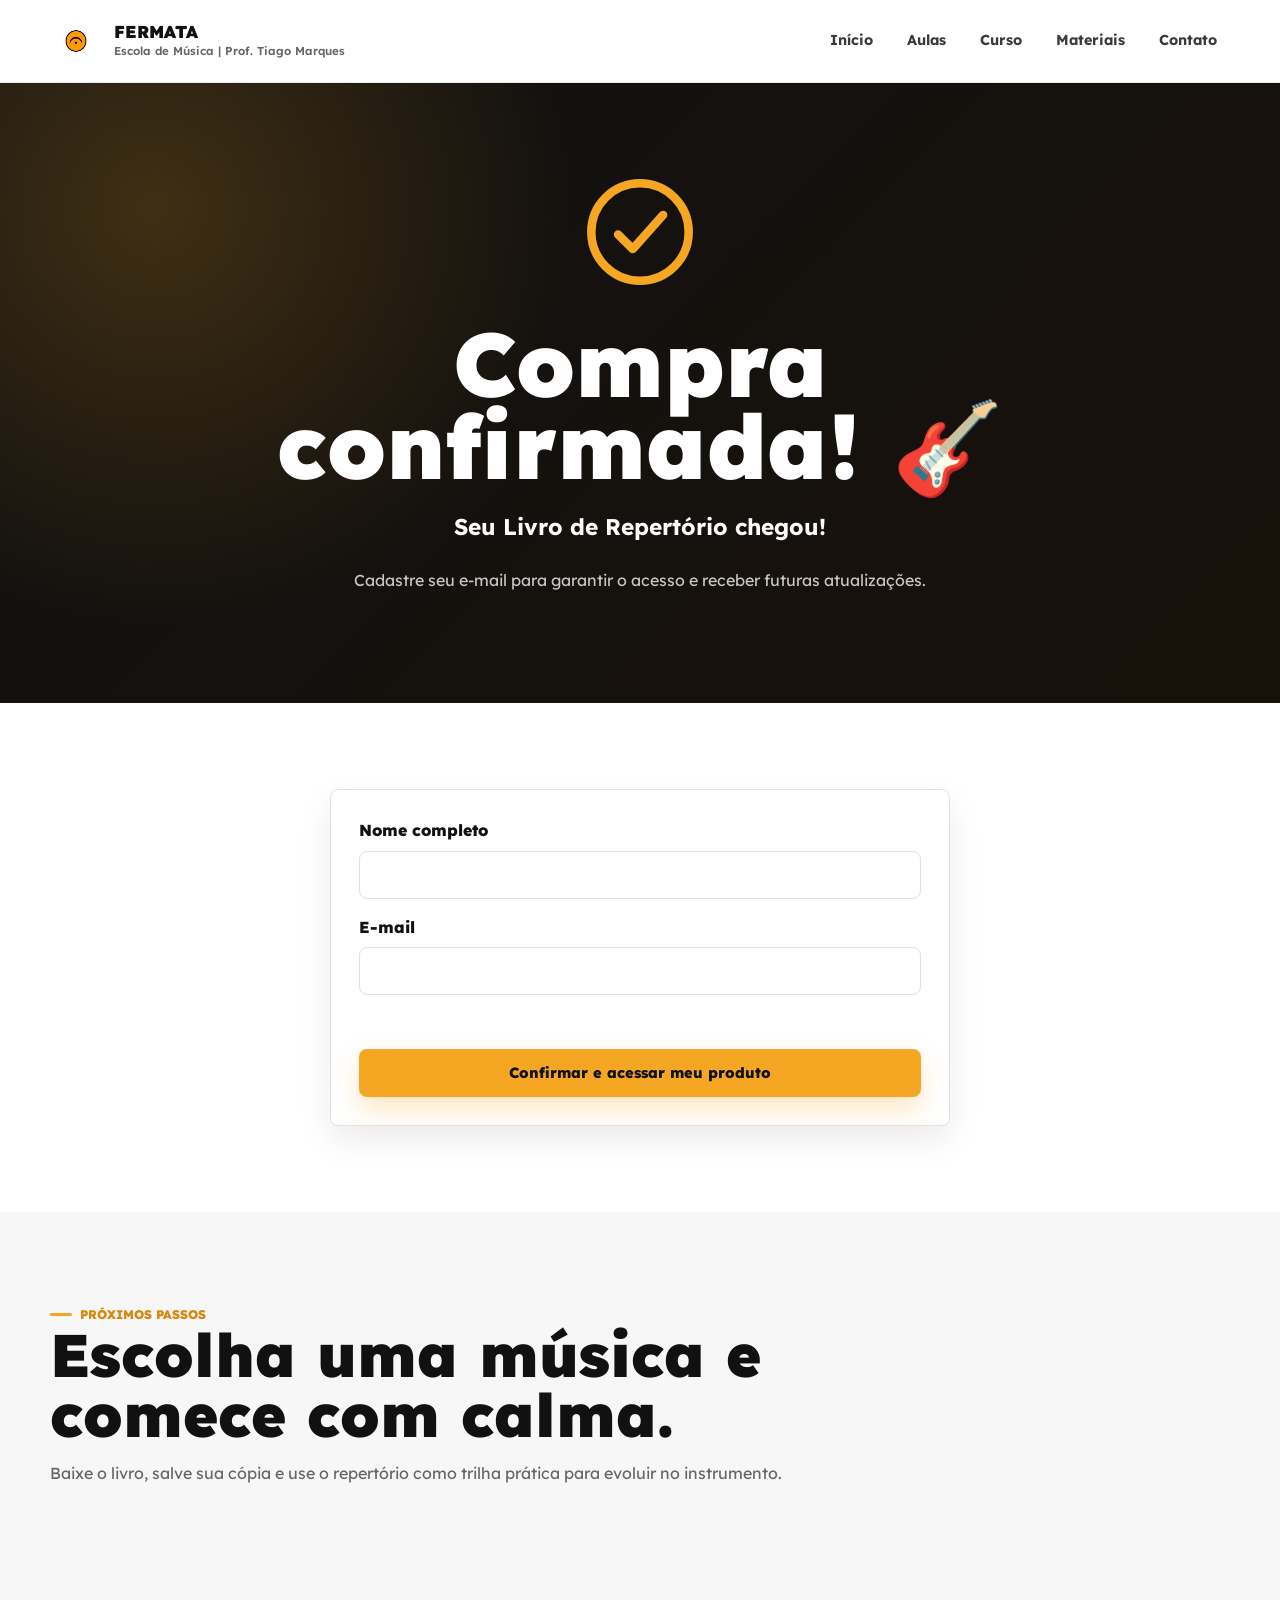
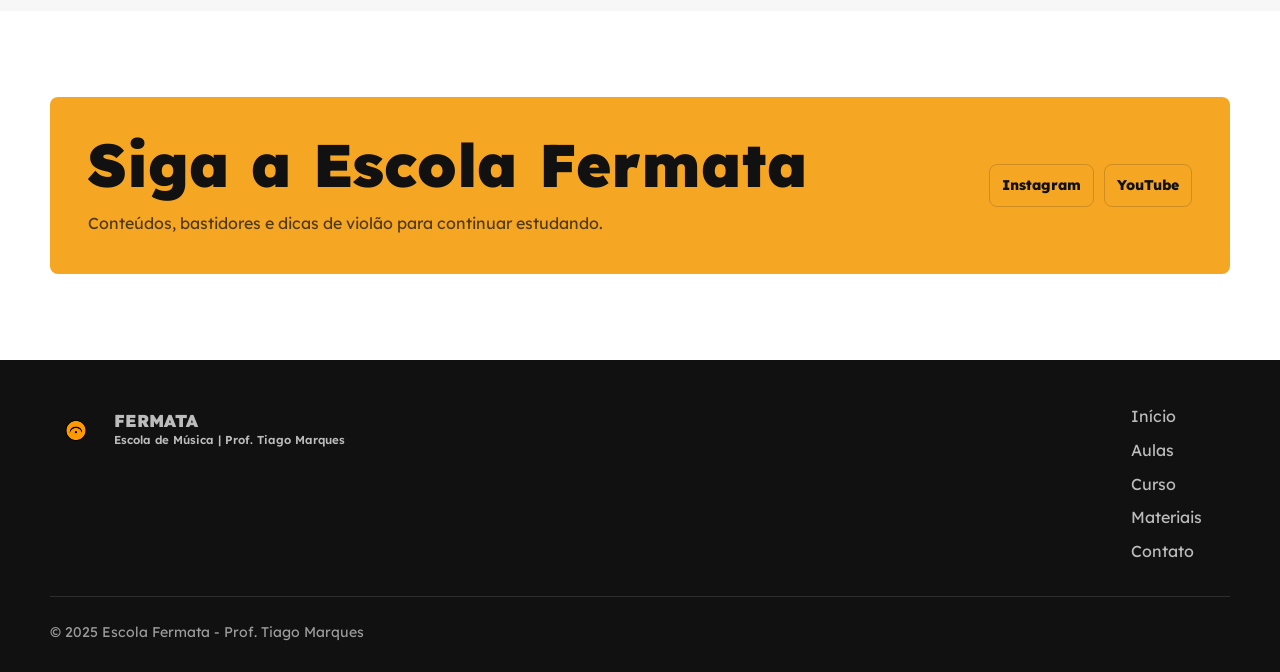
<file: sucesso-repertorio2026-1.html>
﻿<!doctype html>
<html lang="pt-BR">
  <head><meta charset="utf-8"><meta name="viewport" content="width=device-width, initial-scale=1"><meta name="robots" content="noindex, nofollow"><title>Compra Confirmada | Repertório 2026</title><link rel="preconnect" href="https://fonts.googleapis.com"><link rel="preconnect" href="https://fonts.gstatic.com" crossorigin><link href="https://fonts.googleapis.com/css2?family=Lexend:wght@400;500;600;700;800;900&display=swap" rel="stylesheet"><link rel="stylesheet" href="assets/css/styles.css"></head>
  <body>
    <header class="site-header"><div class="container nav-shell"><a class="brand" href="/" aria-label="Escola Fermata, página inicial"><img src="assets/images/logo.png" alt="Logo Escola Fermata" class="brand-logo-img" style="width: 52px; height: 52px; object-fit: contain;"><span class="brand-copy"><span class="brand-name">Fermata</span><span class="brand-subtitle">Escola de Música | Prof. Tiago Marques</span></span></a><nav class="site-nav" aria-label="Navegação principal"><a href="/">Início</a><a href="/aulas">Aulas</a><a href="/curso">Curso</a><a href="/materiais">Materiais</a><a href="/contato">Contato</a></nav><button class="nav-toggle" type="button" aria-label="Abrir menu" aria-expanded="false"><span></span><span></span><span></span></button></div></header>
    <main id="conteudo"><section class="thankyou-hero section-dark"><div class="container thankyou-wrap reveal"><svg class="checkmark" viewBox="0 0 92 92" aria-hidden="true"><circle cx="46" cy="46" r="40"></circle><path d="M28 48l12 12 25-28"></path></svg><h1>Compra confirmada! 🎸</h1><p class="thankyou-lead">Seu Livro de Repertório chegou!</p><p>Cadastre seu e-mail para garantir o acesso e receber futuras atualizações.</p></div></section><section class="section"><div class="container"><form class="success-form reveal" data-success-form data-product-name="Livro de Repertório 2026" data-file-path="repertorio-2026.pdf" novalidate><label>Nome completo<input name="nome" type="text" autocomplete="name" required minlength="3"></label><label>E-mail<input name="email" type="email" autocomplete="email" required></label><p class="form-message" data-form-message aria-live="polite"></p><button class="btn btn-primary" type="submit">Confirmar e acessar meu produto</button><div class="success-access" aria-live="polite"><a href="#" class="btn btn-dark" data-download-link target="_blank" rel="noopener" download>⬇ Baixar Livro de Repertório 2026</a></div></form></div></section><section class="section section-soft"><div class="container"><div class="section-heading reveal"><span class="section-kicker">Próximos passos</span><h2>Escolha uma música e comece com calma.</h2><p>Baixe o livro, salve sua cópia e use o repertório como trilha prática para evoluir no instrumento.</p></div></div></section><section class="section"><div class="container quick-contact reveal"><div><h2>Siga a Escola Fermata</h2><p>Conteúdos, bastidores e dicas de violão para continuar estudando.</p></div><div class="social-links"><a href="https://www.instagram.com/tiagodeviolao/" data-link="instagram" target="_blank" rel="noopener">Instagram</a><a href="https://www.youtube.com/@tiagodeviolao" data-link="youtube" target="_blank" rel="noopener">YouTube</a></div></div></section></main>
    <footer class="site-footer"><div class="container footer-grid"><a class="brand" href="/" aria-label="Escola Fermata, página inicial"><img src="assets/images/logo.png" alt="Logo Escola Fermata" class="brand-logo-img" style="width: 52px; height: 52px; object-fit: contain;"><span class="brand-copy"><span class="brand-name">Fermata</span><span class="brand-subtitle">Escola de Música | Prof. Tiago Marques</span></span></a><nav class="footer-links" aria-label="Links rápidos"><a href="/">Início</a><a href="/aulas">Aulas</a><a href="/curso">Curso</a><a href="/materiais">Materiais</a><a href="/contato">Contato</a></nav></div><div class="container footer-bottom">© 2025 Escola Fermata - Prof. Tiago Marques</div></footer>
    <script src="js/supabase-client.js"></script><script src="admin-data.js"></script><script src="admin-photos.js"></script><script src="assets/js/main.js"></script><script src="assets/js/success.js"></script>
  </body>
</html>
</file>
<file: assets/css/styles.css>
:root {
  --color-orange: #f5a623;
  --color-orange-dark: #d7890e;
  --color-black: #111111;
  --color-white: #ffffff;
  --color-cream: #fffaf0;
  --color-soft: #f7f7f7;
  --color-line: #e9e1d5;
  --color-muted: #666666;
  --color-whatsapp: #25d366;
  --font-body: "Lexend", Arial, sans-serif;
  --font-brand: "Glacial Indifference", "Lexend", Arial, sans-serif;
  --shadow-soft: 0 22px 60px rgba(17, 17, 17, 0.1);
  --shadow-card: 0 14px 34px rgba(17, 17, 17, 0.08);
  --radius: 8px;
  --max-width: 1180px;
  --header-height: 82px;
}

* {
  box-sizing: border-box;
}

html {
  scroll-behavior: smooth;
}

body {
  margin: 0;
  color: var(--color-black);
  background: var(--color-white);
  font-family: var(--font-body);
  font-size: 16px;
  line-height: 1.6;
}

img {
  display: block;
  max-width: 100%;
}

a {
  color: inherit;
  text-decoration: none;
}

button,
input,
textarea {
  font: inherit;
}

:focus-visible {
  outline: 3px solid rgba(245, 166, 35, 0.5);
  outline-offset: 3px;
}

.skip-link {
  position: fixed;
  top: 12px;
  left: 12px;
  z-index: 1000;
  transform: translateY(-160%);
  background: var(--color-black);
  color: var(--color-white);
  padding: 10px 14px;
  border-radius: var(--radius);
}

.skip-link:focus {
  transform: translateY(0);
}

.container {
  width: min(100% - 32px, var(--max-width));
  margin-inline: auto;
}

.section {
  padding: 86px 0;
}

.section-soft {
  background: var(--color-soft);
}

.section-heading {
  width: min(760px, 100%);
  margin-bottom: 38px;
}

.section-kicker,
.eyebrow {
  display: inline-flex;
  align-items: center;
  gap: 8px;
  color: var(--color-orange-dark);
  font-size: 0.78rem;
  font-weight: 800;
  letter-spacing: 0;
  text-transform: uppercase;
}

.section-kicker::before,
.eyebrow::before {
  content: "";
  width: 22px;
  height: 3px;
  border-radius: 999px;
  background: var(--color-orange);
}

h1,
h2,
h3,
p {
  margin-top: 0;
}

h1,
h2,
.brand-name {
  font-family: var(--font-brand);
}

h1 {
  margin-bottom: 22px;
  font-size: clamp(2.7rem, 8vw, 6.6rem);
  line-height: 0.92;
  font-weight: 900;
  letter-spacing: 0;
}

h2 {
  margin-bottom: 16px;
  font-size: clamp(2rem, 4.7vw, 4rem);
  line-height: 1;
  font-weight: 900;
  letter-spacing: 0;
}

h3 {
  margin-bottom: 10px;
  font-size: 1.18rem;
  line-height: 1.25;
}

p {
  color: var(--color-muted);
}

.site-header {
  position: sticky;
  top: 0;
  z-index: 90;
  min-height: var(--header-height);
  background: rgba(255, 255, 255, 0.92);
  border-bottom: 1px solid rgba(17, 17, 17, 0.08);
  backdrop-filter: blur(18px);
}

.nav-shell {
  display: flex;
  align-items: center;
  justify-content: space-between;
  gap: 18px;
  min-height: var(--header-height);
}

.brand {
  display: inline-flex;
  align-items: center;
  gap: 12px;
  min-width: 212px;
}

.brand-mark {
  display: grid;
  place-items: center;
  flex: 0 0 42px;
  width: 42px;
  height: 42px;
  border-radius: 50%;
  background: var(--color-orange);
  color: var(--color-black);
  font-size: 1.35rem;
  font-weight: 900;
  box-shadow: inset 0 0 0 3px rgba(17, 17, 17, 0.08);
}

.brand-copy {
  display: grid;
  gap: 1px;
}

.brand-name {
  font-size: 1.08rem;
  font-weight: 900;
  line-height: 1.1;
  text-transform: uppercase;
}

.brand-subtitle {
  color: var(--color-muted);
  font-size: 0.72rem;
  font-weight: 600;
}

.nav-toggle {
  display: none;
  width: 44px;
  height: 44px;
  border: 1px solid var(--color-line);
  border-radius: var(--radius);
  background: var(--color-white);
  color: var(--color-black);
  cursor: pointer;
}

.nav-toggle span {
  display: block;
  width: 20px;
  height: 2px;
  margin: 5px auto;
  background: currentColor;
  transition: transform 0.2s ease, opacity 0.2s ease;
}

.nav-toggle[aria-expanded="true"] span:nth-child(1) {
  transform: translateY(7px) rotate(45deg);
}

.nav-toggle[aria-expanded="true"] span:nth-child(2) {
  opacity: 0;
}

.nav-toggle[aria-expanded="true"] span:nth-child(3) {
  transform: translateY(-7px) rotate(-45deg);
}

.site-nav {
  display: flex;
  align-items: center;
  justify-content: center;
  gap: 8px;
}

.site-nav a {
  border-radius: 999px;
  padding: 9px 13px;
  color: #3a3a3a;
  font-size: 0.9rem;
  font-weight: 700;
}

.site-nav a:hover,
.site-nav a.active {
  background: rgba(245, 166, 35, 0.14);
  color: var(--color-black);
}

.header-cta {
  min-width: 132px;
}

.btn {
  display: inline-flex;
  align-items: center;
  justify-content: center;
  gap: 9px;
  min-height: 48px;
  border: 1px solid transparent;
  border-radius: var(--radius);
  padding: 13px 19px;
  font-size: 0.92rem;
  font-weight: 800;
  line-height: 1.1;
  text-align: center;
  cursor: pointer;
  transition: transform 0.2s ease, box-shadow 0.2s ease, background 0.2s ease;
}

.btn:hover {
  transform: translateY(-2px);
}

.btn-primary {
  background: var(--color-orange);
  color: var(--color-black);
  box-shadow: 0 12px 26px rgba(245, 166, 35, 0.28);
}

.btn-primary:hover {
  background: #ffb43a;
}

.btn-dark {
  background: var(--color-black);
  color: var(--color-white);
}

.btn-outline {
  background: transparent;
  border-color: rgba(17, 17, 17, 0.2);
}

.btn-outline:hover {
  border-color: var(--color-orange);
  box-shadow: 0 10px 24px rgba(17, 17, 17, 0.08);
}

.hero {
  min-height: calc(100vh - var(--header-height));
  padding: 58px 0 44px;
  display: grid;
  align-items: center;
  overflow: hidden;
}

.hero-grid,
.split-grid {
  display: grid;
  grid-template-columns: minmax(0, 1fr) minmax(320px, 0.85fr);
  align-items: center;
  gap: clamp(32px, 6vw, 76px);
}

.hero-copy {
  max-width: 680px;
}

.hero-copy p {
  max-width: 560px;
  margin-bottom: 28px;
  font-size: 1.08rem;
}

.hero-actions,
.cta-row {
  display: flex;
  flex-wrap: wrap;
  gap: 12px;
}

.hero-media {
  position: relative;
  min-height: 520px;
}

.hero-photo,
.page-photo {
  width: 100%;
  height: 100%;
  min-height: 500px;
  object-fit: cover;
  border-radius: 70px 70px 18px 70px;
  box-shadow: var(--shadow-soft);
}

.hero-badge {
  position: absolute;
  left: -18px;
  bottom: 42px;
  width: min(250px, 72%);
  padding: 18px;
  border-radius: var(--radius);
  background: var(--color-white);
  box-shadow: var(--shadow-card);
}

.hero-badge strong {
  display: block;
  color: var(--color-black);
  font-size: 1.65rem;
  line-height: 1;
}

.hero-badge span {
  color: var(--color-muted);
  font-size: 0.88rem;
}

.accent-lines {
  position: absolute;
  right: -16px;
  bottom: 32px;
  display: grid;
  grid-template-columns: repeat(4, 10px);
  gap: 11px;
}

.accent-lines i {
  display: block;
  width: 10px;
  height: 130px;
  border-radius: 999px;
  background: var(--color-orange);
}

.page-hero {
  padding: 72px 0 46px;
  background: linear-gradient(90deg, var(--color-white), var(--color-cream));
}

.page-hero .container {
  display: grid;
  grid-template-columns: minmax(0, 0.95fr) minmax(280px, 0.62fr);
  align-items: center;
  gap: 42px;
}

.page-hero p {
  max-width: 640px;
  font-size: 1.06rem;
}

.page-photo {
  min-height: 320px;
  max-height: 380px;
  border-radius: 42px 42px 8px 42px;
}

.feature-grid,
.service-grid,
.testimonial-grid,
.product-grid,
.module-grid,
.contact-grid,
.media-grid {
  display: grid;
  gap: 20px;
}

.feature-grid {
  grid-template-columns: repeat(4, minmax(0, 1fr));
  margin-top: 32px;
}

.feature {
  padding: 21px;
  border-left: 4px solid var(--color-orange);
  background: var(--color-white);
  box-shadow: var(--shadow-card);
}

.service-grid {
  grid-template-columns: repeat(3, minmax(0, 1fr));
}

.card,
.product-card,
.teacher-card,
.price-panel,
.contact-card,
.testimonial-card,
.media-card {
  border: 1px solid var(--color-line);
  border-radius: var(--radius);
  background: var(--color-white);
  box-shadow: var(--shadow-card);
}

.card {
  display: grid;
  align-content: start;
  min-height: 100%;
  padding: 28px;
}

.card-icon,
.module-icon,
.contact-icon {
  display: grid;
  place-items: center;
  width: 48px;
  height: 48px;
  margin-bottom: 20px;
  border-radius: 50%;
  background: rgba(245, 166, 35, 0.18);
  color: var(--color-black);
  font-weight: 900;
}

.card .btn {
  margin-top: auto;
  width: fit-content;
}

.method-block {
  display: grid;
  grid-template-columns: 1fr 1fr;
  gap: 38px;
  align-items: center;
}

.method-note {
  padding: 30px;
  border-radius: var(--radius);
  background: var(--color-black);
  color: var(--color-white);
}

.method-note p {
  color: rgba(255, 255, 255, 0.74);
}

.stat-strip {
  display: grid;
  grid-template-columns: repeat(3, minmax(0, 1fr));
  gap: 12px;
  margin-top: 22px;
}

.stat {
  padding: 16px;
  border: 1px solid rgba(255, 255, 255, 0.14);
  border-radius: var(--radius);
}

.stat strong {
  display: block;
  color: var(--color-orange);
  font-size: 1.6rem;
  line-height: 1;
}

.carousel {
  position: relative;
  overflow: hidden;
  border-radius: var(--radius);
  background: var(--color-black);
}

.carousel-track {
  display: flex;
  transition: transform 0.35s ease;
}

.carousel-slide {
  display: grid;
  grid-template-columns: 0.9fr 1fr;
  gap: 0;
  min-width: 100%;
  background: var(--color-black);
  color: var(--color-white);
}

.carousel-slide img {
  width: 100%;
  height: 390px;
  object-fit: cover;
}

.carousel-copy {
  display: grid;
  align-content: center;
  padding: clamp(26px, 5vw, 54px);
}

.carousel-copy p {
  color: rgba(255, 255, 255, 0.76);
  font-size: 1.05rem;
}

.carousel-controls {
  position: absolute;
  right: 20px;
  bottom: 20px;
  display: flex;
  gap: 8px;
}

.icon-btn {
  display: grid;
  place-items: center;
  width: 42px;
  height: 42px;
  border: 0;
  border-radius: 50%;
  background: var(--color-orange);
  color: var(--color-black);
  font-weight: 900;
  cursor: pointer;
}

.quick-contact {
  display: grid;
  grid-template-columns: 1fr auto;
  gap: 24px;
  align-items: center;
  padding: 38px;
  border-radius: var(--radius);
  background: var(--color-orange);
}

.quick-contact p {
  color: rgba(17, 17, 17, 0.72);
  margin-bottom: 0;
}

.social-links {
  display: flex;
  flex-wrap: wrap;
  gap: 10px;
}

.social-links a {
  display: inline-flex;
  align-items: center;
  justify-content: center;
  min-height: 42px;
  border: 1px solid rgba(17, 17, 17, 0.16);
  border-radius: var(--radius);
  padding: 9px 12px;
  font-size: 0.88rem;
  font-weight: 800;
}

.scarcity-banner {
  display: grid;
  grid-template-columns: 1fr auto;
  gap: 18px;
  align-items: center;
  margin-top: 30px;
  padding: 24px;
  border-radius: var(--radius);
  background: #1c1710;
  color: var(--color-white);
  box-shadow: var(--shadow-card);
}

.scarcity-banner p {
  color: rgba(255, 255, 255, 0.76);
  margin-bottom: 0;
}

.modality-grid {
  display: grid;
  grid-template-columns: repeat(2, minmax(0, 1fr));
  gap: 20px;
}

.modality-card {
  display: grid;
  align-content: start;
  min-height: 100%;
  padding: 28px;
  border: 1px solid var(--color-line);
  border-radius: var(--radius);
  background: var(--color-white);
  box-shadow: var(--shadow-card);
}

.modality-icon {
  display: grid;
  place-items: center;
  width: 52px;
  height: 52px;
  margin-bottom: 18px;
  border-radius: 50%;
  background: rgba(245, 166, 35, 0.18);
  font-size: 1.45rem;
}

.modality-card .price {
  margin-top: auto;
}

.price-note {
  color: var(--color-muted);
  font-size: 0.85rem;
  font-weight: 700;
}

.location-panel {
  margin-top: 42px;
}

.map-embed {
  border-radius: var(--radius);
  overflow: hidden;
  box-shadow: var(--shadow-card);
  margin-top: 24px;
}

.teacher-card {
  display: grid;
  grid-template-columns: 320px 1fr;
  overflow: hidden;
}

.teacher-card img {
  width: 100%;
  height: 100%;
  min-height: 360px;
  object-fit: cover;
}

.teacher-copy {
  padding: clamp(26px, 5vw, 46px);
}

.media-grid {
  grid-template-columns: repeat(3, minmax(0, 1fr));
}

.instagram-grid {
  display: grid;
  grid-template-columns: repeat(3, minmax(0, 1fr));
  gap: 20px;
  align-items: start;
}

.instagram-grid .instagram-media {
  min-height: 520px;
  margin: 0 auto !important;
  border: 1px solid var(--color-line) !important;
  border-radius: var(--radius) !important;
  box-shadow: var(--shadow-card);
}

.media-card {
  overflow: hidden;
}

.video-placeholder {
  display: grid;
  place-items: center;
  aspect-ratio: 16 / 10;
  background:
    linear-gradient(rgba(17, 17, 17, 0.18), rgba(17, 17, 17, 0.18)),
    url("https://images.unsplash.com/photo-1510915361894-db8b60106cb1?auto=format&fit=crop&w=900&q=80") center/cover;
  color: var(--color-white);
}

.play-dot {
  display: grid;
  place-items: center;
  width: 58px;
  height: 58px;
  border-radius: 50%;
  background: var(--color-orange);
  color: var(--color-black);
  font-weight: 900;
}

.media-card h3,
.media-card p {
  padding-inline: 20px;
}

.media-card h3 {
  padding-top: 20px;
}

.media-card p {
  padding-bottom: 18px;
}

.testimonial-grid {
  grid-template-columns: repeat(3, minmax(0, 1fr));
}

.testimonial-card {
  padding: 24px;
}

.testimonial-card p {
  color: #444444;
}

.testimonial-card strong {
  display: block;
  margin-top: 18px;
}

.product-grid {
  grid-template-columns: repeat(3, minmax(0, 1fr));
}

.product-card {
  display: grid;
  overflow: hidden;
}

.product-cover {
  display: grid;
  place-items: center;
  min-height: 260px;
  padding: 28px;
  background:
    linear-gradient(135deg, rgba(245, 166, 35, 0.94), rgba(17, 17, 17, 0.94)),
    url("https://images.unsplash.com/photo-1519682337058-a94d519337bc?auto=format&fit=crop&w=900&q=80") center/cover;
}

.cover-book {
  display: grid;
  place-items: center;
  width: min(180px, 76%);
  min-height: 214px;
  padding: 22px;
  border-radius: 4px;
  background: var(--color-white);
  color: var(--color-black);
  box-shadow: 14px 16px 0 rgba(17, 17, 17, 0.25);
  text-align: center;
  font-weight: 900;
}

.product-copy {
  display: grid;
  align-content: start;
  padding: 24px;
}

.price {
  display: flex;
  align-items: baseline;
  gap: 10px;
  margin: 12px 0 20px;
}

.price del {
  color: #888888;
}

.price strong {
  color: var(--color-black);
  font-size: 1.8rem;
  line-height: 1;
}

.product-copy .btn {
  margin-top: auto;
}

.course-layout {
  display: grid;
  grid-template-columns: 1fr 360px;
  gap: 24px;
  align-items: start;
}

.module-grid {
  grid-template-columns: repeat(2, minmax(0, 1fr));
}

.module {
  padding: 22px;
  border: 1px solid var(--color-line);
  border-radius: var(--radius);
  background: var(--color-white);
}

.price-panel {
  position: sticky;
  top: calc(var(--header-height) + 18px);
  padding: 26px;
}

.bonus-box {
  margin-top: 24px;
  padding: 18px;
  border: 1px solid rgba(245, 166, 35, 0.52);
  border-radius: var(--radius);
  background: var(--color-cream);
}

.contact-grid {
  grid-template-columns: repeat(4, minmax(0, 1fr));
}

.contact-card {
  padding: 24px;
}

.contact-card p {
  margin-bottom: 18px;
}

.site-footer {
  padding: 44px 0 28px;
  background: var(--color-black);
  color: var(--color-white);
}

.footer-grid {
  display: grid;
  grid-template-columns: 1fr auto auto;
  gap: 28px;
  align-items: start;
}

.site-footer .brand-subtitle,
.site-footer p,
.site-footer a {
  color: rgba(255, 255, 255, 0.72);
}

.footer-links {
  display: grid;
  gap: 8px;
}

.footer-links a:hover {
  color: var(--color-orange);
}

.footer-bottom {
  margin-top: 32px;
  padding-top: 24px;
  border-top: 1px solid rgba(255, 255, 255, 0.12);
  color: rgba(255, 255, 255, 0.58);
  font-size: 0.88rem;
}

.whatsapp-float {
  position: fixed;
  right: 20px;
  bottom: 20px;
  z-index: 80;
  display: grid;
  place-items: center;
  width: 58px;
  height: 58px;
  border-radius: 50%;
  background: var(--color-whatsapp);
  color: var(--color-white);
  font-weight: 900;
  box-shadow: 0 16px 30px rgba(37, 211, 102, 0.36);
}

.section-dark {
  background:
    radial-gradient(circle at 12% 20%, rgba(245, 166, 35, 0.2), transparent 34%),
    linear-gradient(135deg, #111111 0%, #18110a 100%);
  color: var(--color-white);
}

.thankyou-hero {
  display: grid;
  min-height: calc(78vh - var(--header-height));
  padding: 92px 0;
  place-items: center;
  overflow: hidden;
}

.thankyou-wrap {
  width: min(860px, 100%);
  text-align: center;
}

.thankyou-wrap h1 {
  margin-top: 26px;
  font-size: clamp(2.5rem, 7vw, 5.6rem);
}

.thankyou-wrap p {
  color: rgba(255, 255, 255, 0.76);
}

.thankyou-lead {
  color: var(--color-white) !important;
  font-size: clamp(1.08rem, 2.6vw, 1.42rem);
  font-weight: 700;
}

.checkmark {
  width: 112px;
  height: 112px;
  overflow: visible;
}

.checkmark circle,
.checkmark path {
  fill: none;
  stroke: var(--color-orange);
  stroke-linecap: round;
  stroke-linejoin: round;
  stroke-width: 7;
}

.checkmark circle {
  stroke-dasharray: 252;
  stroke-dashoffset: 252;
  animation: draw-check 0.75s ease forwards;
}

.checkmark path {
  stroke-dasharray: 58;
  stroke-dashoffset: 58;
  animation: draw-check 0.55s ease 0.58s forwards;
}

@keyframes draw-check {
  to {
    stroke-dashoffset: 0;
  }
}

.next-steps-grid {
  display: grid;
  grid-template-columns: repeat(3, minmax(0, 1fr));
  gap: 20px;
}

.next-step-card {
  display: grid;
  align-content: start;
  min-height: 100%;
  padding: 28px;
  border: 1px solid var(--color-line);
  border-radius: var(--radius);
  background: var(--color-white);
  box-shadow: var(--shadow-card);
}

.next-step-icon {
  display: grid;
  place-items: center;
  width: 54px;
  height: 54px;
  margin-bottom: 22px;
  border-radius: 50%;
  background: var(--color-orange);
  color: var(--color-black);
  font-weight: 900;
}

.next-step-card .btn {
  width: fit-content;
  margin-top: auto;
}

.thankyou-actions {
  display: flex;
  flex-wrap: wrap;
  justify-content: center;
  gap: 12px;
}

.success-form {
  display: grid;
  gap: 16px;
  width: min(100%, 620px);
  margin: 0 auto;
  padding: 28px;
  border: 1px solid var(--color-line);
  border-radius: var(--radius);
  background: var(--color-white);
  box-shadow: var(--shadow-card);
}

.success-form label {
  display: grid;
  gap: 7px;
  color: var(--color-black);
  font-weight: 800;
}

.success-form input {
  width: 100%;
  min-height: 48px;
  border: 1px solid var(--color-line);
  border-radius: var(--radius);
  padding: 10px 12px;
}

.form-message {
  min-height: 22px;
  margin: 0;
  color: var(--color-muted);
  font-size: 0.9rem;
  font-weight: 700;
}

.form-message.is-error {
  color: #c62828;
}

.success-access {
  display: none;
  margin-top: 14px;
  padding-top: 18px;
  border-top: 1px solid var(--color-line);
}

.success-form.is-confirmed .success-access {
  display: block;
}

.admin-body {
  min-height: 100vh;
  background:
    radial-gradient(circle at top left, rgba(245, 166, 35, 0.18), transparent 32%),
    var(--color-black);
}

.admin-login-screen {
  display: grid;
  min-height: 100vh;
  place-items: center;
  padding: 24px;
}

.admin-login-card {
  width: min(100%, 430px);
  padding: 32px;
  border: 1px solid rgba(255, 255, 255, 0.12);
  border-radius: var(--radius);
  background: rgba(255, 255, 255, 0.96);
  box-shadow: 0 26px 70px rgba(0, 0, 0, 0.32);
}

.admin-logo {
  display: grid;
  justify-items: center;
  gap: 10px;
  margin-bottom: 26px;
  text-align: center;
  text-transform: uppercase;
}

.admin-logo img {
  width: 84px;
  height: 84px;
  object-fit: contain;
}

.admin-login-card label {
  display: block;
  margin: 14px 0 7px;
  font-size: 0.84rem;
  font-weight: 800;
}

.admin-login-card input,
.password-field input,
.admin-table input,
.admin-table textarea,
.admin-table select,
.admin-buyers-toolbar input,
.admin-buyers-toolbar select {
  width: 100%;
  min-height: 46px;
  border: 1px solid var(--color-line);
  border-radius: var(--radius);
  padding: 10px 12px;
  background: var(--color-white);
  color: var(--color-black);
}

.admin-login-card > .btn {
  width: 100%;
  margin-top: 18px;
}

.password-field {
  display: grid;
  grid-template-columns: 1fr auto;
  border: 1px solid var(--color-line);
  border-radius: var(--radius);
  background: var(--color-white);
}

.password-field input {
  border: 0;
}

.password-field button {
  border: 0;
  border-left: 1px solid var(--color-line);
  padding: 0 12px;
  background: transparent;
  color: var(--color-black);
  font-size: 0.8rem;
  font-weight: 800;
  cursor: pointer;
}

.admin-error,
.admin-lock {
  min-height: 22px;
  margin: 12px 0 0;
  color: #c62828;
  font-size: 0.86rem;
  font-weight: 700;
}

.admin-lock {
  color: var(--color-orange-dark);
}

.admin-panel {
  min-height: 100vh;
  background: var(--color-soft);
}

.admin-panel-header {
  display: flex;
  align-items: center;
  justify-content: space-between;
  gap: 20px;
  padding: 18px clamp(18px, 4vw, 42px);
  border-bottom: 1px solid rgba(17, 17, 17, 0.08);
  background: var(--color-white);
}

.admin-panel-brand {
  display: flex;
  align-items: center;
  gap: 14px;
}

.admin-panel-brand img {
  width: 58px;
  height: 58px;
  object-fit: contain;
}

.admin-panel-brand strong,
.admin-panel-brand span {
  display: block;
}

.admin-panel-brand span {
  color: var(--color-muted);
  font-size: 0.86rem;
}

.admin-shell {
  width: min(100% - 32px, 1240px);
  margin: 0 auto;
  padding: 34px 0 58px;
}

.admin-tabs {
  display: flex;
  flex-wrap: wrap;
  gap: 8px;
  margin-bottom: 20px;
}

.admin-tabs button {
  min-height: 44px;
  border: 1px solid var(--color-line);
  border-radius: var(--radius);
  padding: 10px 14px;
  background: var(--color-white);
  color: var(--color-black);
  font-weight: 800;
  cursor: pointer;
}

.admin-tabs button.is-active {
  border-color: var(--color-orange);
  background: var(--color-orange);
}

.admin-section {
  padding: 26px;
  border: 1px solid var(--color-line);
  border-radius: var(--radius);
  background: var(--color-white);
  box-shadow: var(--shadow-card);
}

.admin-section-heading h1 {
  margin-bottom: 8px;
  font-size: clamp(1.8rem, 4vw, 3rem);
}

.admin-table-wrap {
  overflow-x: auto;
}

.admin-table {
  width: 100%;
  min-width: 860px;
  border-collapse: collapse;
}

.admin-table th,
.admin-table td {
  padding: 14px;
  border-bottom: 1px solid var(--color-line);
  text-align: left;
  vertical-align: top;
}

.admin-table th {
  color: var(--color-muted);
  font-size: 0.78rem;
  text-transform: uppercase;
}

.admin-table textarea {
  min-height: 96px;
  resize: vertical;
}

.admin-buyers-toolbar {
  display: grid;
  grid-template-columns: minmax(240px, 1fr) minmax(180px, 260px) auto auto;
  gap: 12px;
  align-items: center;
  margin-bottom: 18px;
}

.admin-photo-preview {
  width: 120px;
  height: 80px;
  border-radius: var(--radius);
  object-fit: cover;
}

.admin-toast {
  position: fixed;
  right: 22px;
  bottom: 22px;
  z-index: 200;
  transform: translateY(20px);
  opacity: 0;
  pointer-events: none;
  border-radius: var(--radius);
  padding: 14px 18px;
  background: var(--color-black);
  color: var(--color-white);
  font-weight: 800;
  box-shadow: var(--shadow-soft);
  transition: opacity 0.2s ease, transform 0.2s ease;
}

.admin-toast.is-visible {
  transform: translateY(0);
  opacity: 1;
}

.reveal {
  opacity: 0;
  transform: translateY(18px);
  transition: opacity 0.55s ease, transform 0.55s ease;
}

.reveal.is-visible {
  opacity: 1;
  transform: translateY(0);
}

@media (max-width: 980px) {
  .header-cta {
    display: none;
  }

  .nav-toggle {
    display: block;
  }

  .site-nav {
    position: absolute;
    top: var(--header-height);
    right: 16px;
    left: 16px;
    display: none;
    flex-direction: column;
    align-items: stretch;
    padding: 14px;
    border: 1px solid var(--color-line);
    border-radius: var(--radius);
    background: var(--color-white);
    box-shadow: var(--shadow-card);
  }

  .site-nav.is-open {
    display: flex;
  }

  .site-nav a {
    padding: 12px;
  }

  .hero-grid,
  .split-grid,
  .page-hero .container,
  .method-block,
  .teacher-card,
  .course-layout,
  .footer-grid {
    grid-template-columns: 1fr;
  }

  .hero {
    min-height: auto;
  }

  .hero-media {
    min-height: 420px;
  }

  .hero-photo {
    min-height: 420px;
  }

  .feature-grid,
  .service-grid,
  .testimonial-grid,
  .product-grid,
  .modality-grid,
  .media-grid,
  .instagram-grid,
  .next-steps-grid,
  .contact-grid {
    grid-template-columns: repeat(2, minmax(0, 1fr));
  }

  .carousel-slide {
    grid-template-columns: 1fr;
  }

  .quick-contact,
  .scarcity-banner {
    grid-template-columns: 1fr;
  }

  .price-panel {
    position: static;
  }
}

@media (max-width: 640px) {
  :root {
    --header-height: 74px;
  }

  .container {
    width: min(100% - 24px, var(--max-width));
  }

  .section {
    padding: 62px 0;
  }

  .brand {
    min-width: 0;
  }

  .brand-logo-img {
  width: 25px !important;      
  height: 25px !important;      
  object-fit: contain !important; 
  border-radius: 50% !important; 
  }

  .brand-name {
    font-size: 0.94rem;
  }

  .brand-subtitle {
    font-size: 0.66rem;
  }

  .hero-actions,
  .cta-row,
  .quick-contact .social-links {
    flex-direction: column;
    align-items: stretch;
  }

  .hero-media,
  .hero-photo,
  .page-photo {
    min-height: 330px;
  }

  .hero-photo,
  .page-photo {
    border-radius: 34px 34px 8px 34px;
  }

  .hero-badge {
    left: 12px;
    bottom: 18px;
  }

  .accent-lines {
    display: none;
  }

  .feature-grid,
  .service-grid,
  .testimonial-grid,
  .product-grid,
  .modality-grid,
  .module-grid,
  .media-grid,
  .instagram-grid,
  .next-steps-grid,
  .contact-grid,
  .stat-strip {
    grid-template-columns: 1fr;
  }

  .instagram-grid .instagram-media {
    min-height: 500px;
  }

  .admin-panel-header {
    align-items: flex-start;
    flex-direction: column;
  }

  .admin-login-card,
  .admin-section {
    padding: 22px;
  }

  .admin-tabs {
    display: grid;
    grid-template-columns: 1fr;
  }

  .admin-buyers-toolbar {
    grid-template-columns: 1fr;
  }

  .carousel-slide img {
    height: 260px;
  }

  .carousel-controls {
    position: static;
    justify-content: flex-end;
    padding: 0 18px 18px;
  }

  .quick-contact,
  .scarcity-banner {
    padding: 24px;
  }

  .whatsapp-float {
    right: 14px;
    bottom: 14px;
    width: 52px;
    height: 52px;
  }
}
</file>
